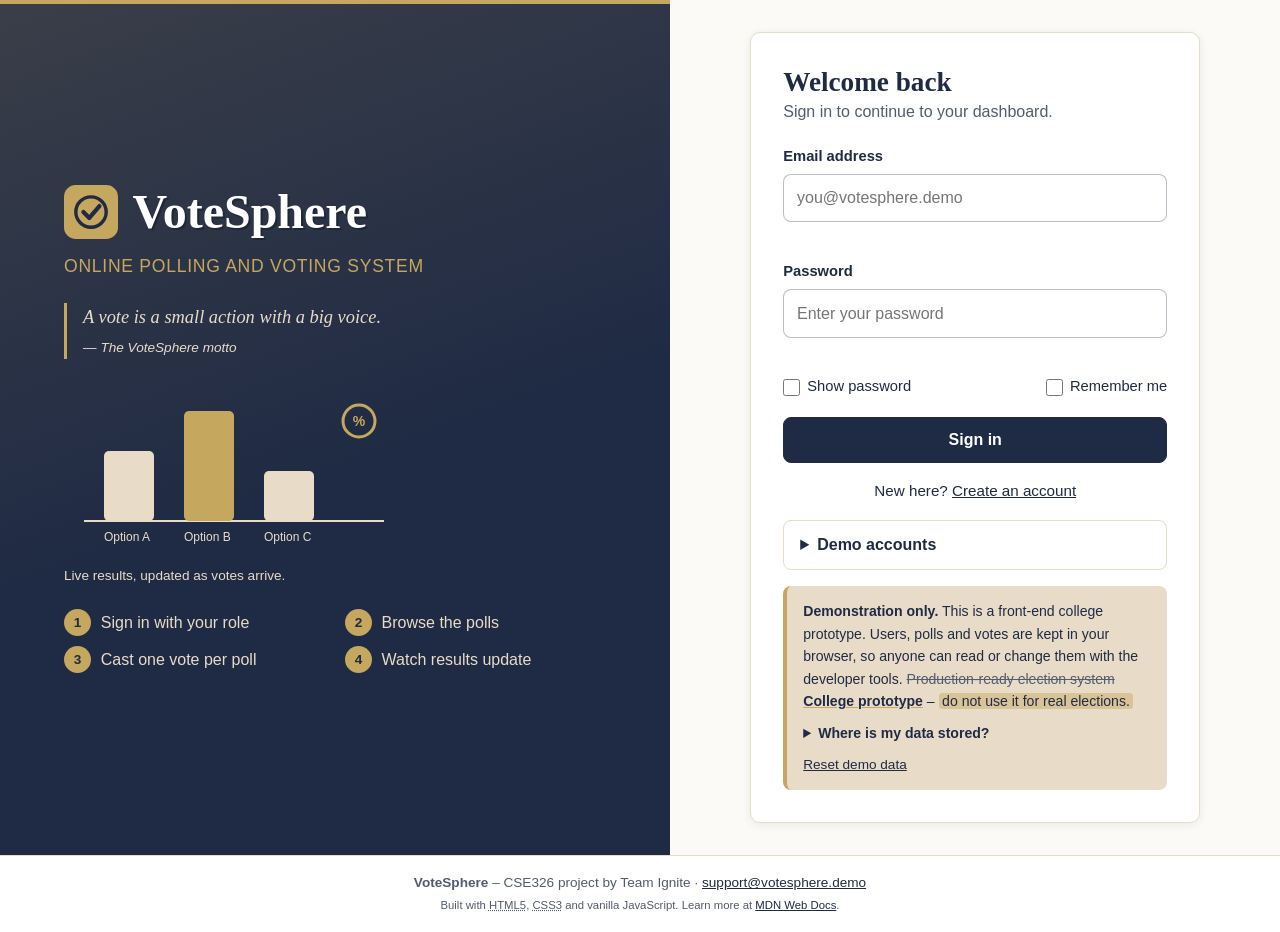
<file: index.html>
<!DOCTYPE html>
<html lang="en">
<head>
  <!-- Metadata: not shown on the page, but used by the browser and search engines -->
  <meta charset="UTF-8">
  <meta name="viewport" content="width=device-width, initial-scale=1.0">
  <meta name="description" content="Sign in to VoteSphere, a role-based online polling and voting system (college prototype).">
  <meta name="keywords" content="VoteSphere, online polling, voting system, login, HTML, CSS, JavaScript">
  <meta name="author" content="Team Ignite - CSE326">
  <title>Sign in | VoteSphere</title>
  <!-- Favicon: small icon shown in the browser tab -->
  <link rel="icon" type="image/svg+xml" href="assets/favicon.svg">
  <!-- External CSS file for this page -->
  <link rel="stylesheet" href="login.css">
</head>
<body class="login-body">
  <a class="skip-link" href="#loginMain">Skip to sign-in form</a>

  <main class="login-layout">

    <!-- ===== Left: introduction panel ===== -->
    <section class="login-hero" aria-label="About VoteSphere">
      <div class="hero-brand">
        <!-- Inline SVG logo made with rect, circle and polyline shapes -->
        <svg width="54" height="54" viewBox="0 0 64 64" role="img" aria-label="VoteSphere logo">
          <rect width="64" height="64" rx="14" fill="#C6A75E"/>
          <circle cx="32" cy="32" r="18" fill="none" stroke="#1F2A44" stroke-width="4"/>
          <polyline points="23,32 30,39 42,25" fill="none" stroke="#1F2A44" stroke-width="5" stroke-linecap="round" stroke-linejoin="round"/>
        </svg>
        <h1>VoteSphere</h1>
      </div>
      <p class="hero-tag">Online Polling and Voting System</p>

      <blockquote cite="https://www.example.edu/votesphere">
        <p>A vote is a small action with a <em>big</em> voice.</p>
        <footer>&mdash; <cite>The VoteSphere motto</cite></footer>
      </blockquote>

      <!-- Illustration: SVG rect, line, circle and text elements -->
      <figure class="hero-figure">
        <svg viewBox="0 0 340 170" role="img" aria-label="Small bar chart showing poll results">
          <line x1="20" y1="140" x2="320" y2="140" stroke="#E8DCC8" stroke-width="2"/>
          <rect x="40" y="70" width="50" height="70" rx="5" fill="#E8DCC8"/>
          <rect x="120" y="30" width="50" height="110" rx="5" fill="#C6A75E"/>
          <rect x="200" y="90" width="50" height="50" rx="5" fill="#E8DCC8"/>
          <circle cx="295" cy="40" r="16" fill="none" stroke="#C6A75E" stroke-width="3"/>
          <text x="40" y="160" fill="#E8DCC8" font-size="12">Option A</text>
          <text x="120" y="160" fill="#E8DCC8" font-size="12">Option B</text>
          <text x="200" y="160" fill="#E8DCC8" font-size="12">Option C</text>
          <text x="295" y="45" text-anchor="middle" fill="#C6A75E" font-size="14" font-weight="bold">%</text>
        </svg>
        <figcaption>Live results, updated as votes arrive.</figcaption>
      </figure>

      <ol class="hero-steps">
        <li>Sign in with your role</li>
        <li>Browse the polls</li>
        <li>Cast one vote per poll</li>
        <li>Watch results update</li>
      </ol>
    </section>

    <!-- ===== Right: sign-in card ===== -->
    <section class="login-panel" id="loginMain">
      <article class="card login-card">
        <header>
          <h2 id="formHeading">Welcome back</h2>
          <p id="formIntro">Sign in to continue to your dashboard.</p>
        </header>

        <p class="notice notice-success" id="formSuccess" role="status" hidden></p>

        <!-- LOGIN FORM -->
        <form id="loginForm" novalidate>
          <p class="notice notice-error" id="formError" role="alert" hidden></p>

          <div class="field">
            <label for="email">Email address</label>
            <input type="email" id="email" name="email" placeholder="you@votesphere.demo" autocomplete="username">
            <span class="error-text" id="emailError"></span>
          </div>

          <div class="field">
            <label for="password">Password</label>
            <input type="password" id="password" name="password" placeholder="Enter your password" autocomplete="current-password">
            <span class="error-text" id="passwordError"></span>
          </div>

          <div class="row-between">
            <label class="check"><input type="checkbox" id="showPassword"> Show password</label>
            <label class="check"><input type="checkbox" id="remember"> Remember me</label>
          </div>

          <button class="btn btn-primary btn-block" type="submit">Sign in</button>
        </form>

        <!-- REGISTER FORM (hidden until "Create an account" is clicked) -->
        <form id="registerForm" novalidate hidden>
          <div class="field">
            <label for="regName">Full name</label>
            <input type="text" id="regName" autocomplete="name">
            <span class="error-text" id="regNameError"></span>
          </div>
          <div class="field">
            <label for="regEmail">Email address</label>
            <input type="email" id="regEmail" autocomplete="email">
            <span class="error-text" id="regEmailError"></span>
          </div>
          <div class="field">
            <label for="regPassword">Password</label>
            <input type="password" id="regPassword" autocomplete="new-password">
            <span class="error-text" id="regPasswordError"></span>
          </div>
          <div class="field">
            <label for="regConfirm">Confirm password</label>
            <input type="password" id="regConfirm" autocomplete="new-password">
            <span class="error-text" id="regConfirmError"></span>
          </div>
          <div class="row-between">
            <label class="check"><input type="checkbox" id="showRegPassword"> Show passwords</label>
          </div>
          <button class="btn btn-primary btn-block" type="submit">Create account</button>
        </form>

        <p class="switch-text" id="switchText">New here? <a href="#registerForm" id="showRegister">Create an account</a></p>
        <p class="switch-text" id="backText" hidden><a href="#loginForm" id="backToLogin">&larr; Back to sign in</a></p>

        <!-- Demo accounts (a table with caption, thead and tbody) -->
        <details class="demo-details">
          <summary>Demo accounts</summary>
          <table class="demo-table">
            <caption>Password for all accounts: <code>demo123</code></caption>
            <thead>
              <tr><th>Role</th><th>Email</th><th>Fill</th></tr>
            </thead>
            <tbody>
              <tr>
                <td>Admin</td>
                <td>admin@votesphere.demo</td>
                <td><button class="fill-btn" type="button" data-email="admin@votesphere.demo">Use</button></td>
              </tr>
              <tr>
                <td>Poll Creator</td>
                <td>creator@votesphere.demo</td>
                <td><button class="fill-btn" type="button" data-email="creator@votesphere.demo">Use</button></td>
              </tr>
              <tr>
                <td>Voter</td>
                <td>voter@votesphere.demo</td>
                <td><button class="fill-btn" type="button" data-email="voter@votesphere.demo">Use</button></td>
              </tr>
            </tbody>
          </table>
        </details>

        <!-- Security explanation -->
        <aside class="security-note" aria-label="Security notice">
          <p><strong>Demonstration only.</strong> This is a front-end college prototype.
            Users, polls and votes are kept in your browser, so anyone can read or change them with the developer tools.
            <del>Production-ready election system</del> <ins>College prototype</ins> &ndash;
            <mark>do not use it for real elections.</mark></p>
          <details>
            <summary>Where is my data stored?</summary>
<pre><code>users, polls, votes  -> localStorage
login session        -> sessionStorage
remembered email     -> localStorage</code></pre>
            <p><small>Real systems need a server, a database and hashed passwords.</small></p>
          </details>
          <button class="reset-link" type="button" id="resetDemo">Reset demo data</button>
        </aside>
      </article>
    </section>
  </main>

  <footer class="login-footer">
    <address>
      <strong>VoteSphere</strong> &ndash; CSE326 project by Team Ignite &middot;
      <a href="mailto:support@votesphere.demo" title="Send us an email">support@votesphere.demo</a>
    </address>
    <small>Built with <abbr title="HyperText Markup Language">HTML5</abbr>,
      <abbr title="Cascading Style Sheets">CSS3</abbr> and vanilla JavaScript.
      Learn more at <a href="https://developer.mozilla.org/en-US/docs/Web/HTML" target="_blank" rel="noopener" title="Opens in a new tab">MDN Web Docs</a>.</small>
  </footer>

  <script src="js/common.js"></script>
  <script src="js/auth.js"></script>
</body>
</html>
</file>
<file: login.css>
/* ==========================================================================
   BASE STYLES  (variables, reset, buttons, forms, badges, toast)
   This block appears at the top of every page's own CSS file so that each
   page stays independent. Page-specific styles come after it.

   COLOUR PALETTE
   Navy #1F2A44  |  Warm Beige #E8DCC8  |  Soft Gold #C6A75E
   White #FFFFFF |  Light background #FBFAF7
   ========================================================================== */

/* 1. CSS variables (custom properties) - change a colour once, it updates everywhere */
:root {
  --navy: #1F2A44;
  --beige: #E8DCC8;
  --gold: #C6A75E;
  --white: #FFFFFF;
  --light: #FBFAF7;
  --muted: hsl(222, 15%, 38%);           /* colour written in HSL */
  --danger: rgb(166, 61, 61);            /* colour written in RGB */
  --line: rgba(31, 42, 68, 0.3);         /* input borders */
  --radius: 10px;
  --shadow: 0 2px 8px rgba(31, 42, 68, 0.08);
  --shadow-hover: 0 8px 20px rgba(31, 42, 68, 0.15);
}

/* 2. Reset - universal selector (*) */
* {
  margin: 0;
  padding: 0;
  box-sizing: border-box;      /* padding and border are included in width/height */
}

/* Attribute selector: anything with the "hidden" attribute stays hidden */
[hidden] {
  display: none !important;
}

html {
  scroll-behavior: smooth;
}

body {
  font-family: "Segoe UI", Arial, sans-serif;
  font-size: 1rem;                       /* rem unit */
  line-height: 1.6;
  color: var(--navy);
  background-color: var(--light);
}

/* Grouping selector: one rule for several elements */
h1, h2, h3, h4 {
  font-family: Georgia, "Times New Roman", serif;
  line-height: 1.25;
}

a {
  color: var(--navy);
}

a:hover {
  text-decoration-color: var(--gold);
  text-decoration-thickness: 2px;
}

a:focus-visible,
button:focus-visible,
summary:focus-visible {
  outline: 3px solid var(--gold);
  outline-offset: 2px;
}

mark {
  padding: 0 0.25em;
  border-radius: 3px;
  background-color: rgba(198, 167, 94, 0.45);   /* soft gold highlight instead of bright yellow */
  color: var(--navy);
}

code {
  font-family: Consolas, "Courier New", monospace;
  font-size: 0.9em;
  background-color: var(--beige);
  padding: 0.1em 0.4em;
  border-radius: 4px;
}

pre {
  background-color: var(--navy);
  color: var(--beige);
  padding: 0.8rem 1rem;
  border-radius: 8px;
  overflow-x: auto;
  font-size: 0.85rem;
}

pre code {
  background: none;
  padding: 0;
}

/* 3. Buttons (.btn is a class, used together with modifier classes) */
.btn {
  display: inline-flex;
  align-items: center;
  justify-content: center;
  gap: 0.4rem;
  padding: 0.6rem 1.15rem;
  border: 1px solid var(--navy);
  border-radius: 8px;
  background-color: var(--white);
  color: var(--navy);
  font: inherit;
  font-weight: 600;
  text-decoration: none;
  cursor: pointer;
  transition: background-color 0.2s, color 0.2s, transform 0.15s;
}

.btn:hover {
  background-color: var(--beige);
  transform: translateY(-1px);
}

.btn:active {
  transform: translateY(0);
}

.btn-primary {
  background-color: var(--navy);
  color: var(--white);
}

.btn-primary:hover {
  background-color: var(--gold);
  border-color: var(--gold);
  color: var(--navy);
}

.btn-danger {
  color: var(--danger);
  border-color: var(--danger);
}

.btn-danger:hover {
  background-color: var(--danger);
  color: var(--white);
}

.btn-sm {
  padding: 0.35rem 0.8rem;
  font-size: 0.875rem;
}

.btn-block {
  width: 100%;
}

.btn:disabled,
.btn:disabled:hover {
  opacity: 0.5;
  cursor: not-allowed;
  transform: none;
  background-color: var(--light);
  color: var(--navy);
  border-color: var(--line);
}

/* 4. Forms */
.field {
  display: flex;
  flex-direction: column;
  gap: 0.35rem;
  margin-bottom: 1rem;
}

label,
legend {
  font-weight: 600;
  font-size: 0.92rem;
}

input[type="text"],
input[type="email"],
input[type="password"],
input[type="search"],
input[type="date"],
select,
textarea {
  width: 100%;
  padding: 0.65rem 0.8rem;
  border: 1.5px solid var(--line);
  border-radius: 8px;
  background-color: var(--white);
  color: var(--navy);
  font: inherit;
  transition: border-color 0.2s, box-shadow 0.2s;
}

textarea {
  resize: vertical;
  min-height: 90px;
}

input:focus,
select:focus,
textarea:focus {
  outline: none;
  border-color: var(--gold);
  box-shadow: 0 0 0 3px rgba(198, 167, 94, 0.35);
}

input.invalid,
select.invalid,
textarea.invalid {
  border-color: var(--danger);
}

input[type="checkbox"],
input[type="radio"] {
  width: 1.05rem;
  height: 1.05rem;
  accent-color: var(--navy);
}

.check {
  display: flex;
  align-items: center;
  gap: 0.45rem;
  font-weight: 400;
  cursor: pointer;
}

.error-text {
  color: var(--danger);
  font-size: 0.85rem;
  min-height: 1.2em;
}

.hint {
  color: var(--muted);
  font-size: 0.85rem;
}

/* 5. Notices, badges, cards */
.notice {
  padding: 0.75rem 1rem;
  margin-bottom: 1rem;
  border-left: 4px solid var(--gold);
  border-radius: 8px;
  background-color: var(--beige);
}

.notice-error {
  border-left-color: var(--danger);
  background-color: rgba(166, 61, 61, 0.1);
}

.notice-success {
  border-left-color: var(--navy);
  background-color: rgba(198, 167, 94, 0.25);
}

.badge {
  display: inline-block;
  padding: 0.1rem 0.65rem;
  border-radius: 999px;
  font-size: 0.75rem;
  font-weight: 700;
  letter-spacing: 0.04em;
  text-transform: uppercase;
  white-space: nowrap;
}

.badge-active {
  background-color: var(--navy);
  color: var(--white);
}

.badge-upcoming {
  background-color: var(--gold);
  color: var(--navy);
}

.badge-closed {
  background-color: var(--beige);
  color: var(--navy);
}

.card {
  background-color: var(--white);
  border: 1px solid var(--beige);
  border-radius: var(--radius);
  box-shadow: var(--shadow);
  padding: 1.25rem;
}

/* 6. Toast messages (created by showToast() in common.js) */
#toastBox {
  position: fixed;
  top: 1rem;
  right: 1rem;
  z-index: 1000;
  display: flex;
  flex-direction: column;
  gap: 0.5rem;
  max-width: calc(100vw - 2rem);
}

.toast {
  padding: 0.75rem 1.1rem;
  border-left: 4px solid var(--gold);
  border-radius: 8px;
  background-color: var(--navy);
  color: var(--white);
  box-shadow: var(--shadow-hover);
  animation: toastIn 0.3s ease;
}

.toast-error {
  border-left-color: var(--danger);
}

@keyframes toastIn {
  from { opacity: 0; transform: translateX(20px); }
  to   { opacity: 1; transform: translateX(0); }
}

/* Respect visitors who prefer less motion */
@media (prefers-reduced-motion: reduce) {
  * {
    animation: none !important;
    transition: none !important;
  }
}

/* ==========================================================================
   LOGIN PAGE  (index.html)
   Two-column layout with CSS Grid: navy intro panel + white sign-in card.
   ========================================================================== */

body.login-body {
  min-height: 100vh;                         /* vh unit: full browser height */
  display: flex;
  flex-direction: column;
}

.skip-link {
  position: absolute;
  left: -999px;
  top: 0;
  z-index: 50;
  padding: 0.5rem 1rem;
  background-color: var(--gold);
  color: var(--navy);
}

.skip-link:focus {
  left: 0;
}

.login-layout {
  flex: 1;
  display: grid;
  grid-template-columns: 1.1fr 1fr;
}

/* ----- Left: navy intro panel ----- */
.login-hero {
  position: relative;
  display: flex;
  flex-direction: column;
  justify-content: center;
  gap: 1.4rem;
  padding: 3rem clamp(1.5rem, 5vw, 4.5rem);
  background-color: var(--navy);
  background-image: linear-gradient(160deg, rgba(198, 167, 94, 0.16), rgba(31, 42, 68, 0) 55%);
  color: var(--white);
}

.login-hero::before {                         /* thin gold line at the top */
  content: "";
  position: absolute;
  top: 0;
  left: 0;
  width: 100%;
  height: 4px;
  background-color: var(--gold);
}

.hero-brand {
  display: flex;
  align-items: center;
  gap: 0.9rem;
}

.hero-brand h1 {
  font-size: clamp(2rem, 4vw, 3rem);          /* vw unit: grows with the window */
  text-shadow: 2px 2px 0 rgba(0, 0, 0, 0.25);
}

.hero-tag {
  margin-top: -0.8rem;
  color: var(--gold);
  font-size: 1.1rem;
  letter-spacing: 0.04em;
  text-transform: uppercase;
}

.login-hero blockquote {
  padding-left: 1rem;
  border-left: 3px solid var(--gold);
  color: var(--beige);
  font-family: Georgia, serif;
  font-size: 1.15rem;
  font-style: italic;
}

.login-hero blockquote footer {
  margin-top: 0.3rem;
  font-family: "Segoe UI", Arial, sans-serif;
  font-size: 0.85rem;
  font-style: normal;
}

.hero-figure svg {
  width: 100%;
  max-width: 340px;
  height: auto;
}

.hero-figure figcaption {
  margin-top: 0.4rem;
  color: var(--beige);
  font-size: 0.85rem;
}

/* Numbered steps drawn with a counter and the ::before pseudo-element */
.hero-steps {
  list-style: none;
  counter-reset: step;
  display: grid;
  grid-template-columns: repeat(2, 1fr);
  gap: 0.6rem 1.2rem;
  color: var(--beige);
}

.hero-steps li {
  display: flex;
  align-items: center;
  gap: 0.6rem;
  counter-increment: step;
}

.hero-steps li::before {
  content: counter(step);
  flex: none;
  display: flex;
  align-items: center;
  justify-content: center;
  width: 1.7rem;
  height: 1.7rem;
  border-radius: 50%;
  background-color: var(--gold);
  color: var(--navy);
  font-weight: 700;
  font-size: 0.85rem;
}

/* ----- Right: sign-in card ----- */
.login-panel {
  display: flex;
  align-items: center;
  justify-content: center;
  padding: 2rem 1rem;
}

.login-card {
  width: 100%;
  max-width: 450px;
  padding: 2rem;
}

.login-card header {
  margin-bottom: 1.25rem;
}

.login-card h2 {
  font-size: 1.7rem;
}

.login-card header p {
  color: var(--muted);
}

.row-between {
  display: flex;
  flex-wrap: wrap;
  justify-content: space-between;
  gap: 0.5rem;
  margin-bottom: 1.1rem;
}

.switch-text {
  margin: 1rem 0;
  text-align: center;
  font-size: 0.95rem;
}

/* Demo accounts + security note */
.demo-details {
  margin-bottom: 1rem;
  border: 1px solid var(--beige);
  border-radius: 8px;
  padding: 0.7rem 1rem;
}

.demo-details summary {
  cursor: pointer;
  font-weight: 600;
}

.demo-details[open] summary {
  margin-bottom: 0.7rem;
}

.demo-table {
  font-size: 0.85rem;
}

.demo-table caption {
  font-size: 0.85rem;
}

.demo-table th,
.demo-table td {
  padding: 0.4rem 0.5rem;
}

.demo-table tbody tr:first-child td {
  border-top: 1px solid var(--beige);
}

.fill-btn {
  padding: 0.2rem 0.6rem;
  border: 1px solid var(--navy);
  border-radius: 6px;
  background-color: var(--white);
  color: var(--navy);
  font: inherit;
  font-size: 0.8rem;
  cursor: pointer;
  transition: background-color 0.2s;
}

.fill-btn:hover {
  background-color: var(--gold);
}

.fill-btn:focus-visible {
  outline: 3px solid var(--gold);
  outline-offset: 2px;
}

.security-note {
  padding: 0.9rem 1rem;
  border-left: 4px solid var(--gold);
  border-radius: 8px;
  background-color: var(--beige);
  font-size: 0.88rem;
}

.security-note del {
  color: var(--muted);
}

.security-note ins {
  font-weight: 700;
  text-decoration-color: var(--gold);
}

.security-note details {
  margin-top: 0.6rem;
}

.security-note summary {
  cursor: pointer;
  font-weight: 600;
}

.security-note pre {
  margin: 0.5rem 0;
}

.reset-link {
  margin-top: 0.6rem;
  padding: 0;
  border: none;
  background: none;
  color: var(--navy);
  font: inherit;
  font-size: 0.85rem;
  text-decoration: underline;
  cursor: pointer;
}

.reset-link:hover {
  color: var(--muted);
}

.login-footer {
  padding: 1rem;
  border-top: 1px solid var(--beige);
  background-color: var(--white);
  color: var(--muted);
  font-size: 0.85rem;
  text-align: center;
}

.login-footer address {
  font-style: normal;
}

/* ----- Responsive ----- */
@media (max-width: 850px) {
  .login-layout {
    grid-template-columns: 1fr;
  }

  .login-hero {
    padding: 2rem 1.5rem;
  }

  .hero-figure {
    display: none;
  }
}

@media (max-width: 480px) {
  .login-card {
    padding: 1.25rem;
  }

  .hero-steps {
    grid-template-columns: 1fr;
  }
}
</file>
<file: create-poll.css>
/* ==========================================================================
   BASE STYLES  (variables, reset, buttons, forms, badges, toast)
   This block appears at the top of every page's own CSS file so that each
   page stays independent. Page-specific styles come after it.

   COLOUR PALETTE
   Navy #1F2A44  |  Warm Beige #E8DCC8  |  Soft Gold #C6A75E
   White #FFFFFF |  Light background #FBFAF7
   ========================================================================== */

/* 1. CSS variables (custom properties) - change a colour once, it updates everywhere */
:root {
  --navy: #1F2A44;
  --beige: #E8DCC8;
  --gold: #C6A75E;
  --white: #FFFFFF;
  --light: #FBFAF7;
  --muted: hsl(222, 15%, 38%);           /* colour written in HSL */
  --danger: rgb(166, 61, 61);            /* colour written in RGB */
  --line: rgba(31, 42, 68, 0.3);         /* input borders */
  --radius: 10px;
  --shadow: 0 2px 8px rgba(31, 42, 68, 0.08);
  --shadow-hover: 0 8px 20px rgba(31, 42, 68, 0.15);
}

/* 2. Reset - universal selector (*) */
* {
  margin: 0;
  padding: 0;
  box-sizing: border-box;      /* padding and border are included in width/height */
}

/* Attribute selector: anything with the "hidden" attribute stays hidden */
[hidden] {
  display: none !important;
}

html {
  scroll-behavior: smooth;
}

body {
  font-family: "Segoe UI", Arial, sans-serif;
  font-size: 1rem;                       /* rem unit */
  line-height: 1.6;
  color: var(--navy);
  background-color: var(--light);
}

/* Grouping selector: one rule for several elements */
h1, h2, h3, h4 {
  font-family: Georgia, "Times New Roman", serif;
  line-height: 1.25;
}

a {
  color: var(--navy);
}

a:hover {
  text-decoration-color: var(--gold);
  text-decoration-thickness: 2px;
}

a:focus-visible,
button:focus-visible,
summary:focus-visible {
  outline: 3px solid var(--gold);
  outline-offset: 2px;
}

mark {
  padding: 0 0.25em;
  border-radius: 3px;
  background-color: rgba(198, 167, 94, 0.45);   /* soft gold highlight instead of bright yellow */
  color: var(--navy);
}

code {
  font-family: Consolas, "Courier New", monospace;
  font-size: 0.9em;
  background-color: var(--beige);
  padding: 0.1em 0.4em;
  border-radius: 4px;
}

pre {
  background-color: var(--navy);
  color: var(--beige);
  padding: 0.8rem 1rem;
  border-radius: 8px;
  overflow-x: auto;
  font-size: 0.85rem;
}

pre code {
  background: none;
  padding: 0;
}

/* 3. Buttons (.btn is a class, used together with modifier classes) */
.btn {
  display: inline-flex;
  align-items: center;
  justify-content: center;
  gap: 0.4rem;
  padding: 0.6rem 1.15rem;
  border: 1px solid var(--navy);
  border-radius: 8px;
  background-color: var(--white);
  color: var(--navy);
  font: inherit;
  font-weight: 600;
  text-decoration: none;
  cursor: pointer;
  transition: background-color 0.2s, color 0.2s, transform 0.15s;
}

.btn:hover {
  background-color: var(--beige);
  transform: translateY(-1px);
}

.btn:active {
  transform: translateY(0);
}

.btn-primary {
  background-color: var(--navy);
  color: var(--white);
}

.btn-primary:hover {
  background-color: var(--gold);
  border-color: var(--gold);
  color: var(--navy);
}

.btn-danger {
  color: var(--danger);
  border-color: var(--danger);
}

.btn-danger:hover {
  background-color: var(--danger);
  color: var(--white);
}

.btn-sm {
  padding: 0.35rem 0.8rem;
  font-size: 0.875rem;
}

.btn-block {
  width: 100%;
}

.btn:disabled,
.btn:disabled:hover {
  opacity: 0.5;
  cursor: not-allowed;
  transform: none;
  background-color: var(--light);
  color: var(--navy);
  border-color: var(--line);
}

/* 4. Forms */
.field {
  display: flex;
  flex-direction: column;
  gap: 0.35rem;
  margin-bottom: 1rem;
}

label,
legend {
  font-weight: 600;
  font-size: 0.92rem;
}

input[type="text"],
input[type="email"],
input[type="password"],
input[type="search"],
input[type="date"],
select,
textarea {
  width: 100%;
  padding: 0.65rem 0.8rem;
  border: 1.5px solid var(--line);
  border-radius: 8px;
  background-color: var(--white);
  color: var(--navy);
  font: inherit;
  transition: border-color 0.2s, box-shadow 0.2s;
}

textarea {
  resize: vertical;
  min-height: 90px;
}

input:focus,
select:focus,
textarea:focus {
  outline: none;
  border-color: var(--gold);
  box-shadow: 0 0 0 3px rgba(198, 167, 94, 0.35);
}

input.invalid,
select.invalid,
textarea.invalid {
  border-color: var(--danger);
}

input[type="checkbox"],
input[type="radio"] {
  width: 1.05rem;
  height: 1.05rem;
  accent-color: var(--navy);
}

.check {
  display: flex;
  align-items: center;
  gap: 0.45rem;
  font-weight: 400;
  cursor: pointer;
}

.error-text {
  color: var(--danger);
  font-size: 0.85rem;
  min-height: 1.2em;
}

.hint {
  color: var(--muted);
  font-size: 0.85rem;
}

/* 5. Notices, badges, cards */
.notice {
  padding: 0.75rem 1rem;
  margin-bottom: 1rem;
  border-left: 4px solid var(--gold);
  border-radius: 8px;
  background-color: var(--beige);
}

.notice-error {
  border-left-color: var(--danger);
  background-color: rgba(166, 61, 61, 0.1);
}

.notice-success {
  border-left-color: var(--navy);
  background-color: rgba(198, 167, 94, 0.25);
}

.badge {
  display: inline-block;
  padding: 0.1rem 0.65rem;
  border-radius: 999px;
  font-size: 0.75rem;
  font-weight: 700;
  letter-spacing: 0.04em;
  text-transform: uppercase;
  white-space: nowrap;
}

.badge-active {
  background-color: var(--navy);
  color: var(--white);
}

.badge-upcoming {
  background-color: var(--gold);
  color: var(--navy);
}

.badge-closed {
  background-color: var(--beige);
  color: var(--navy);
}

.card {
  background-color: var(--white);
  border: 1px solid var(--beige);
  border-radius: var(--radius);
  box-shadow: var(--shadow);
  padding: 1.25rem;
}

/* 6. Toast messages (created by showToast() in common.js) */
#toastBox {
  position: fixed;
  top: 1rem;
  right: 1rem;
  z-index: 1000;
  display: flex;
  flex-direction: column;
  gap: 0.5rem;
  max-width: calc(100vw - 2rem);
}

.toast {
  padding: 0.75rem 1.1rem;
  border-left: 4px solid var(--gold);
  border-radius: 8px;
  background-color: var(--navy);
  color: var(--white);
  box-shadow: var(--shadow-hover);
  animation: toastIn 0.3s ease;
}

.toast-error {
  border-left-color: var(--danger);
}

@keyframes toastIn {
  from { opacity: 0; transform: translateX(20px); }
  to   { opacity: 1; transform: translateX(0); }
}

/* Respect visitors who prefer less motion */
@media (prefers-reduced-motion: reduce) {
  * {
    animation: none !important;
    transition: none !important;
  }
}

/* ==========================================================================
   APP LAYOUT  (sidebar, top bar, content area, footer, tables)
   Shared by every page after login. Uses CSS Grid for the page frame and
   Flexbox inside the sidebar and top bar.
   ========================================================================== */

:root {
  --sidebar-width: 245px;
}

/* Page frame: sidebar on the left, top bar + content + footer on the right */
body.app {
  display: grid;
  grid-template-columns: var(--sidebar-width) 1fr;
  grid-template-rows: auto 1fr auto;
  grid-template-areas:
    "side top"
    "side main"
    "side foot";
  min-height: 100vh;
}

.skip-link {
  position: absolute;
  left: -999px;
  top: 0;
  z-index: 2000;
  padding: 0.5rem 1rem;
  background-color: var(--gold);
  color: var(--navy);
}

.skip-link:focus {
  left: 0;
}

/* ----- Sidebar (navy) ----- */
.sidebar {
  grid-area: side;
  position: sticky;                 /* stays in view while the page scrolls */
  top: 0;
  height: 100vh;
  z-index: 20;
  display: flex;
  flex-direction: column;
  padding: 1.25rem 0;
  background-color: var(--navy);
  color: var(--white);
  overflow-y: auto;
}

.brand {
  display: flex;
  align-items: center;
  gap: 0.65rem;
  padding: 0 1.25rem 1.25rem;
  border-bottom: 1px solid rgba(232, 220, 200, 0.2);
  color: var(--white);
  font-family: Georgia, "Times New Roman", serif;
  font-size: 1.4rem;
  font-weight: 700;
  text-decoration: none;
}

.brand:hover {
  color: var(--gold);
}

.sidebar nav {
  flex: 1;
  padding: 1rem 0.75rem;
}

.sidebar ul {
  list-style: none;
}

.sidebar li + li {
  margin-top: 0.2rem;
}

.sidebar nav a {
  display: block;
  padding: 0.65rem 1rem;
  border-left: 3px solid transparent;
  border-radius: 8px;
  color: var(--beige);
  text-decoration: none;
  transition: background-color 0.2s, color 0.2s;
}

.sidebar nav a:hover,
.sidebar nav a:focus {
  background-color: rgba(232, 220, 200, 0.12);
  color: var(--white);
}

.sidebar nav a.active {
  border-left-color: var(--gold);
  background-color: rgba(198, 167, 94, 0.18);
  color: var(--gold);
}

.sidebar-note {
  padding: 0 1.25rem;
  color: var(--beige);
  opacity: 0.75;
}

/* ----- Top bar ----- */
.topbar {
  grid-area: top;
  position: sticky;
  top: 0;
  z-index: 10;
  display: flex;
  align-items: center;
  gap: 1rem;
  padding: 0.8rem 1.75rem;
  background-color: var(--white);
  border-bottom: 1px solid var(--beige);
}

.menu-btn {
  display: none;                    /* only shown on small screens */
  padding: 0.3rem 0.7rem;
  border: 1px solid var(--navy);
  border-radius: 8px;
  background-color: var(--white);
  color: var(--navy);
  font-size: 1.2rem;
  cursor: pointer;
}

.crumb {
  font-weight: 600;
  color: var(--muted);
}

.topbar-user {
  display: flex;
  align-items: center;
  gap: 0.6rem;
  margin-left: auto;
}

#userName {
  font-weight: 600;
}

.role-badge {
  padding: 0.15rem 0.7rem;
  border-radius: 999px;
  background-color: var(--beige);
  font-size: 0.8rem;
  font-weight: 700;
}

/* ----- Content + footer ----- */
.content {
  grid-area: main;
  width: 100%;
  min-width: 0;                     /* lets wide tables scroll instead of stretching the page */
  max-width: 1200px;
  padding: 1.75rem;
}

.footer {
  grid-area: foot;
  padding: 1rem 1.75rem;
  border-top: 1px solid var(--beige);
  background-color: var(--white);
  color: var(--muted);
  font-size: 0.85rem;
}

.footer address {
  font-style: normal;               /* browsers show address in italics by default */
}

.page-header {
  display: flex;
  flex-wrap: wrap;
  align-items: flex-end;
  justify-content: space-between;
  gap: 1rem;
  margin-bottom: 1.5rem;
}

.page-header h1 {
  font-size: 1.8rem;
}

.page-header p {
  color: var(--muted);
}

.empty {
  padding: 2rem;
  text-align: center;
  color: var(--muted);
}

/* ----- Tables ----- */
.table-wrap {
  overflow-x: auto;
}

table {
  width: 100%;
  border-collapse: collapse;
}

caption {
  padding-bottom: 0.75rem;
  text-align: left;
  font-weight: 600;
  color: var(--muted);
}

th,
td {
  padding: 0.7rem 0.9rem;
  border-bottom: 1px solid var(--beige);
  text-align: left;
}

thead th {
  background-color: var(--navy);
  color: var(--white);
  font-size: 0.8rem;
  letter-spacing: 0.05em;
  text-transform: uppercase;
}

thead th[colspan] {
  text-align: center;
}

tbody tr:nth-child(even) {
  background-color: var(--light);
}

tbody tr:hover {
  background-color: rgba(232, 220, 200, 0.45);
}

tfoot td {
  background-color: var(--beige);
  font-weight: 600;
}

/* ----- Small screens: sidebar slides in from the left ----- */
@media (max-width: 900px) {
  body.app {
    grid-template-columns: 1fr;
    grid-template-areas:
      "top"
      "main"
      "foot";
  }

  .sidebar {
    position: fixed;
    left: 0;
    top: 0;
    bottom: 0;
    width: var(--sidebar-width);
    transform: translateX(-100%);
    transition: transform 0.25s ease;
  }

  .sidebar.open {
    transform: translateX(0);
  }

  .menu-btn {
    display: inline-block;
  }
}

@media (max-width: 600px) {
  .topbar,
  .content,
  .footer {
    padding-left: 1rem;
    padding-right: 1rem;
  }

  #userName {
    display: none;
  }
}

/* ==========================================================================
   CREATE / EDIT POLL PAGE  (create-poll.html)
   ========================================================================== */

.form-layout {
  display: grid;
  grid-template-columns: 2fr 1fr;
  gap: 1.25rem;
  align-items: start;
}

.two-col {
  display: grid;
  grid-template-columns: 1fr 1fr;
  gap: 1rem;
}

fieldset {
  margin-bottom: 1rem;
  padding: 1rem;
  border: 1px solid var(--beige);
  border-radius: 8px;
}

legend {
  padding: 0 0.4rem;
}

/* Dynamic option rows - numbered with a CSS counter */
.options-list {
  display: flex;
  flex-direction: column;
  gap: 0.6rem;
  margin-bottom: 0.6rem;
  list-style: none;
  counter-reset: opt;
}

.option-row {
  display: flex;
  align-items: center;
  gap: 0.6rem;
  counter-increment: opt;
}

.option-row::before {
  content: counter(opt);
  flex: none;
  display: flex;
  align-items: center;
  justify-content: center;
  width: 1.9rem;
  height: 1.9rem;
  border-radius: 50%;
  background-color: var(--beige);
  font-size: 0.85rem;
  font-weight: 700;
}

.option-row input {
  flex: 1;
}

.visibility label {
  display: flex;
  align-items: flex-start;
  gap: 0.6rem;
  padding: 0.6rem 0.7rem;
  border-radius: 8px;
  font-weight: 400;
  cursor: pointer;
}

.visibility label:hover {
  background-color: var(--light);
}

.visibility strong {
  display: block;
}

.form-actions {
  display: flex;
  flex-wrap: wrap;
  gap: 0.75rem;
  margin-top: 1rem;
}

.success-box {
  margin-bottom: 1rem;
  padding: 1rem 1.25rem;
  border: 1px solid var(--gold);
  border-left-width: 6px;
  border-radius: var(--radius);
  background-color: rgba(198, 167, 94, 0.2);
}

.success-box h2 {
  margin-bottom: 0.3rem;
  font-size: 1.2rem;
}

.success-box .form-actions {
  margin-top: 0.7rem;
}

/* Side tips card */
.tips h2 {
  margin-bottom: 0.7rem;
  font-size: 1.15rem;
}

.tips ul {
  padding-left: 1.2rem;
}

.tips li {
  margin-bottom: 0.5rem;
}

.tips p {
  margin-top: 0.8rem;
  color: var(--muted);
  font-size: 0.9rem;
}

@media (max-width: 1000px) {
  .form-layout {
    grid-template-columns: 1fr;
  }
}

@media (max-width: 600px) {
  .two-col {
    grid-template-columns: 1fr;
  }
}
</file>
<file: dashboard.css>
/* ==========================================================================
   BASE STYLES  (variables, reset, buttons, forms, badges, toast)
   This block appears at the top of every page's own CSS file so that each
   page stays independent. Page-specific styles come after it.

   COLOUR PALETTE
   Navy #1F2A44  |  Warm Beige #E8DCC8  |  Soft Gold #C6A75E
   White #FFFFFF |  Light background #FBFAF7
   ========================================================================== */

/* 1. CSS variables (custom properties) - change a colour once, it updates everywhere */
:root {
  --navy: #1F2A44;
  --beige: #E8DCC8;
  --gold: #C6A75E;
  --white: #FFFFFF;
  --light: #FBFAF7;
  --muted: hsl(222, 15%, 38%);           /* colour written in HSL */
  --danger: rgb(166, 61, 61);            /* colour written in RGB */
  --line: rgba(31, 42, 68, 0.3);         /* input borders */
  --radius: 10px;
  --shadow: 0 2px 8px rgba(31, 42, 68, 0.08);
  --shadow-hover: 0 8px 20px rgba(31, 42, 68, 0.15);
}

/* 2. Reset - universal selector (*) */
* {
  margin: 0;
  padding: 0;
  box-sizing: border-box;      /* padding and border are included in width/height */
}

/* Attribute selector: anything with the "hidden" attribute stays hidden */
[hidden] {
  display: none !important;
}

html {
  scroll-behavior: smooth;
}

body {
  font-family: "Segoe UI", Arial, sans-serif;
  font-size: 1rem;                       /* rem unit */
  line-height: 1.6;
  color: var(--navy);
  background-color: var(--light);
}

/* Grouping selector: one rule for several elements */
h1, h2, h3, h4 {
  font-family: Georgia, "Times New Roman", serif;
  line-height: 1.25;
}

a {
  color: var(--navy);
}

a:hover {
  text-decoration-color: var(--gold);
  text-decoration-thickness: 2px;
}

a:focus-visible,
button:focus-visible,
summary:focus-visible {
  outline: 3px solid var(--gold);
  outline-offset: 2px;
}

mark {
  padding: 0 0.25em;
  border-radius: 3px;
  background-color: rgba(198, 167, 94, 0.45);   /* soft gold highlight instead of bright yellow */
  color: var(--navy);
}

code {
  font-family: Consolas, "Courier New", monospace;
  font-size: 0.9em;
  background-color: var(--beige);
  padding: 0.1em 0.4em;
  border-radius: 4px;
}

pre {
  background-color: var(--navy);
  color: var(--beige);
  padding: 0.8rem 1rem;
  border-radius: 8px;
  overflow-x: auto;
  font-size: 0.85rem;
}

pre code {
  background: none;
  padding: 0;
}

/* 3. Buttons (.btn is a class, used together with modifier classes) */
.btn {
  display: inline-flex;
  align-items: center;
  justify-content: center;
  gap: 0.4rem;
  padding: 0.6rem 1.15rem;
  border: 1px solid var(--navy);
  border-radius: 8px;
  background-color: var(--white);
  color: var(--navy);
  font: inherit;
  font-weight: 600;
  text-decoration: none;
  cursor: pointer;
  transition: background-color 0.2s, color 0.2s, transform 0.15s;
}

.btn:hover {
  background-color: var(--beige);
  transform: translateY(-1px);
}

.btn:active {
  transform: translateY(0);
}

.btn-primary {
  background-color: var(--navy);
  color: var(--white);
}

.btn-primary:hover {
  background-color: var(--gold);
  border-color: var(--gold);
  color: var(--navy);
}

.btn-danger {
  color: var(--danger);
  border-color: var(--danger);
}

.btn-danger:hover {
  background-color: var(--danger);
  color: var(--white);
}

.btn-sm {
  padding: 0.35rem 0.8rem;
  font-size: 0.875rem;
}

.btn-block {
  width: 100%;
}

.btn:disabled,
.btn:disabled:hover {
  opacity: 0.5;
  cursor: not-allowed;
  transform: none;
  background-color: var(--light);
  color: var(--navy);
  border-color: var(--line);
}

/* 4. Forms */
.field {
  display: flex;
  flex-direction: column;
  gap: 0.35rem;
  margin-bottom: 1rem;
}

label,
legend {
  font-weight: 600;
  font-size: 0.92rem;
}

input[type="text"],
input[type="email"],
input[type="password"],
input[type="search"],
input[type="date"],
select,
textarea {
  width: 100%;
  padding: 0.65rem 0.8rem;
  border: 1.5px solid var(--line);
  border-radius: 8px;
  background-color: var(--white);
  color: var(--navy);
  font: inherit;
  transition: border-color 0.2s, box-shadow 0.2s;
}

textarea {
  resize: vertical;
  min-height: 90px;
}

input:focus,
select:focus,
textarea:focus {
  outline: none;
  border-color: var(--gold);
  box-shadow: 0 0 0 3px rgba(198, 167, 94, 0.35);
}

input.invalid,
select.invalid,
textarea.invalid {
  border-color: var(--danger);
}

input[type="checkbox"],
input[type="radio"] {
  width: 1.05rem;
  height: 1.05rem;
  accent-color: var(--navy);
}

.check {
  display: flex;
  align-items: center;
  gap: 0.45rem;
  font-weight: 400;
  cursor: pointer;
}

.error-text {
  color: var(--danger);
  font-size: 0.85rem;
  min-height: 1.2em;
}

.hint {
  color: var(--muted);
  font-size: 0.85rem;
}

/* 5. Notices, badges, cards */
.notice {
  padding: 0.75rem 1rem;
  margin-bottom: 1rem;
  border-left: 4px solid var(--gold);
  border-radius: 8px;
  background-color: var(--beige);
}

.notice-error {
  border-left-color: var(--danger);
  background-color: rgba(166, 61, 61, 0.1);
}

.notice-success {
  border-left-color: var(--navy);
  background-color: rgba(198, 167, 94, 0.25);
}

.badge {
  display: inline-block;
  padding: 0.1rem 0.65rem;
  border-radius: 999px;
  font-size: 0.75rem;
  font-weight: 700;
  letter-spacing: 0.04em;
  text-transform: uppercase;
  white-space: nowrap;
}

.badge-active {
  background-color: var(--navy);
  color: var(--white);
}

.badge-upcoming {
  background-color: var(--gold);
  color: var(--navy);
}

.badge-closed {
  background-color: var(--beige);
  color: var(--navy);
}

.card {
  background-color: var(--white);
  border: 1px solid var(--beige);
  border-radius: var(--radius);
  box-shadow: var(--shadow);
  padding: 1.25rem;
}

/* 6. Toast messages (created by showToast() in common.js) */
#toastBox {
  position: fixed;
  top: 1rem;
  right: 1rem;
  z-index: 1000;
  display: flex;
  flex-direction: column;
  gap: 0.5rem;
  max-width: calc(100vw - 2rem);
}

.toast {
  padding: 0.75rem 1.1rem;
  border-left: 4px solid var(--gold);
  border-radius: 8px;
  background-color: var(--navy);
  color: var(--white);
  box-shadow: var(--shadow-hover);
  animation: toastIn 0.3s ease;
}

.toast-error {
  border-left-color: var(--danger);
}

@keyframes toastIn {
  from { opacity: 0; transform: translateX(20px); }
  to   { opacity: 1; transform: translateX(0); }
}

/* Respect visitors who prefer less motion */
@media (prefers-reduced-motion: reduce) {
  * {
    animation: none !important;
    transition: none !important;
  }
}

/* ==========================================================================
   APP LAYOUT  (sidebar, top bar, content area, footer, tables)
   Shared by every page after login. Uses CSS Grid for the page frame and
   Flexbox inside the sidebar and top bar.
   ========================================================================== */

:root {
  --sidebar-width: 245px;
}

/* Page frame: sidebar on the left, top bar + content + footer on the right */
body.app {
  display: grid;
  grid-template-columns: var(--sidebar-width) 1fr;
  grid-template-rows: auto 1fr auto;
  grid-template-areas:
    "side top"
    "side main"
    "side foot";
  min-height: 100vh;
}

.skip-link {
  position: absolute;
  left: -999px;
  top: 0;
  z-index: 2000;
  padding: 0.5rem 1rem;
  background-color: var(--gold);
  color: var(--navy);
}

.skip-link:focus {
  left: 0;
}

/* ----- Sidebar (navy) ----- */
.sidebar {
  grid-area: side;
  position: sticky;                 /* stays in view while the page scrolls */
  top: 0;
  height: 100vh;
  z-index: 20;
  display: flex;
  flex-direction: column;
  padding: 1.25rem 0;
  background-color: var(--navy);
  color: var(--white);
  overflow-y: auto;
}

.brand {
  display: flex;
  align-items: center;
  gap: 0.65rem;
  padding: 0 1.25rem 1.25rem;
  border-bottom: 1px solid rgba(232, 220, 200, 0.2);
  color: var(--white);
  font-family: Georgia, "Times New Roman", serif;
  font-size: 1.4rem;
  font-weight: 700;
  text-decoration: none;
}

.brand:hover {
  color: var(--gold);
}

.sidebar nav {
  flex: 1;
  padding: 1rem 0.75rem;
}

.sidebar ul {
  list-style: none;
}

.sidebar li + li {
  margin-top: 0.2rem;
}

.sidebar nav a {
  display: block;
  padding: 0.65rem 1rem;
  border-left: 3px solid transparent;
  border-radius: 8px;
  color: var(--beige);
  text-decoration: none;
  transition: background-color 0.2s, color 0.2s;
}

.sidebar nav a:hover,
.sidebar nav a:focus {
  background-color: rgba(232, 220, 200, 0.12);
  color: var(--white);
}

.sidebar nav a.active {
  border-left-color: var(--gold);
  background-color: rgba(198, 167, 94, 0.18);
  color: var(--gold);
}

.sidebar-note {
  padding: 0 1.25rem;
  color: var(--beige);
  opacity: 0.75;
}

/* ----- Top bar ----- */
.topbar {
  grid-area: top;
  position: sticky;
  top: 0;
  z-index: 10;
  display: flex;
  align-items: center;
  gap: 1rem;
  padding: 0.8rem 1.75rem;
  background-color: var(--white);
  border-bottom: 1px solid var(--beige);
}

.menu-btn {
  display: none;                    /* only shown on small screens */
  padding: 0.3rem 0.7rem;
  border: 1px solid var(--navy);
  border-radius: 8px;
  background-color: var(--white);
  color: var(--navy);
  font-size: 1.2rem;
  cursor: pointer;
}

.crumb {
  font-weight: 600;
  color: var(--muted);
}

.topbar-user {
  display: flex;
  align-items: center;
  gap: 0.6rem;
  margin-left: auto;
}

#userName {
  font-weight: 600;
}

.role-badge {
  padding: 0.15rem 0.7rem;
  border-radius: 999px;
  background-color: var(--beige);
  font-size: 0.8rem;
  font-weight: 700;
}

/* ----- Content + footer ----- */
.content {
  grid-area: main;
  width: 100%;
  min-width: 0;                     /* lets wide tables scroll instead of stretching the page */
  max-width: 1200px;
  padding: 1.75rem;
}

.footer {
  grid-area: foot;
  padding: 1rem 1.75rem;
  border-top: 1px solid var(--beige);
  background-color: var(--white);
  color: var(--muted);
  font-size: 0.85rem;
}

.footer address {
  font-style: normal;               /* browsers show address in italics by default */
}

.page-header {
  display: flex;
  flex-wrap: wrap;
  align-items: flex-end;
  justify-content: space-between;
  gap: 1rem;
  margin-bottom: 1.5rem;
}

.page-header h1 {
  font-size: 1.8rem;
}

.page-header p {
  color: var(--muted);
}

.empty {
  padding: 2rem;
  text-align: center;
  color: var(--muted);
}

/* ----- Tables ----- */
.table-wrap {
  overflow-x: auto;
}

table {
  width: 100%;
  border-collapse: collapse;
}

caption {
  padding-bottom: 0.75rem;
  text-align: left;
  font-weight: 600;
  color: var(--muted);
}

th,
td {
  padding: 0.7rem 0.9rem;
  border-bottom: 1px solid var(--beige);
  text-align: left;
}

thead th {
  background-color: var(--navy);
  color: var(--white);
  font-size: 0.8rem;
  letter-spacing: 0.05em;
  text-transform: uppercase;
}

thead th[colspan] {
  text-align: center;
}

tbody tr:nth-child(even) {
  background-color: var(--light);
}

tbody tr:hover {
  background-color: rgba(232, 220, 200, 0.45);
}

tfoot td {
  background-color: var(--beige);
  font-weight: 600;
}

/* ----- Small screens: sidebar slides in from the left ----- */
@media (max-width: 900px) {
  body.app {
    grid-template-columns: 1fr;
    grid-template-areas:
      "top"
      "main"
      "foot";
  }

  .sidebar {
    position: fixed;
    left: 0;
    top: 0;
    bottom: 0;
    width: var(--sidebar-width);
    transform: translateX(-100%);
    transition: transform 0.25s ease;
  }

  .sidebar.open {
    transform: translateX(0);
  }

  .menu-btn {
    display: inline-block;
  }
}

@media (max-width: 600px) {
  .topbar,
  .content,
  .footer {
    padding-left: 1rem;
    padding-right: 1rem;
  }

  #userName {
    display: none;
  }
}

/* ==========================================================================
   DASHBOARD PAGE  (dashboard.html)
   ========================================================================== */

/* Welcome banner (navy) */
.welcome {
  position: relative;
  margin-bottom: 1.5rem;
  padding: 1.75rem;
  border-radius: var(--radius);
  background-color: var(--navy);
  color: var(--white);
  box-shadow: var(--shadow);
  overflow: hidden;
}

.welcome::after {                       /* decorative gold circle (pseudo-element) */
  content: "";
  position: absolute;
  top: -50px;
  right: -40px;
  width: 170px;
  height: 170px;
  border-radius: 50%;
  border: 3px solid rgba(198, 167, 94, 0.55);   /* thin gold ring */
}

.welcome h1 {
  margin-bottom: 0.3rem;
  font-size: 1.9rem;
}

.welcome p {
  color: var(--beige);
}

.welcome q {
  color: var(--gold);
  font-style: italic;
}

/* Statistic cards: Grid with auto-fit columns */
.stat-grid {
  display: grid;
  grid-template-columns: repeat(auto-fit, minmax(210px, 1fr));
  gap: 1rem;
  margin-bottom: 1.5rem;
}

.stat-card {
  border-top: 4px solid var(--gold);
  transition: transform 0.2s, box-shadow 0.2s;
}

.stat-card:hover {
  transform: translateY(-3px);
  box-shadow: var(--shadow-hover);
}

.stat-card h2 {
  color: var(--muted);
  font-family: "Segoe UI", Arial, sans-serif;
  font-size: 0.8rem;
  letter-spacing: 0.08em;
  text-transform: uppercase;
}

.stat-number {
  font-family: Georgia, serif;
  font-size: 2.5rem;
  font-weight: 700;
  line-height: 1.2;
}

.stat-card small {
  color: var(--muted);
}

/* Two columns: recent polls + activity */
.dash-columns {
  display: grid;
  grid-template-columns: 3fr 2fr;
  gap: 1.25rem;
  margin-bottom: 1.5rem;
}

.dash-columns h2,
.quick h2 {
  margin-bottom: 0.8rem;
  font-size: 1.25rem;
}

.recent-list {
  margin-bottom: 1rem;
  padding-left: 1.3rem;
}

.recent-list li {
  padding: 0.6rem 0;
  border-bottom: 1px dashed var(--beige);
}

.recent-list li:last-child {
  border-bottom: none;
}

.recent-item {
  display: flex;
  align-items: center;
  justify-content: space-between;
  gap: 0.5rem;
}

.recent-list small,
.activity-list small {
  display: block;
  color: var(--muted);
}

.activity-list {
  list-style: none;
}

.activity-list li {
  position: relative;
  padding: 0.5rem 0 0.5rem 1.2rem;
}

.activity-list li::before {
  content: "";
  position: absolute;
  left: 0;
  top: 1rem;
  width: 8px;
  height: 8px;
  border-radius: 50%;
  background-color: var(--gold);
}

/* Quick navigation shortcuts */
.shortcut-grid {
  display: grid;
  grid-template-columns: repeat(auto-fit, minmax(170px, 1fr));
  gap: 0.8rem;
}

.shortcut {
  display: block;
  padding: 1rem;
  border: 1px solid var(--beige);
  border-radius: 8px;
  background-color: var(--light);
  font-weight: 600;
  text-decoration: none;
  transition: transform 0.2s, border-color 0.2s, background-color 0.2s;
}

.shortcut:hover {
  transform: translateY(-2px);
  border-color: var(--gold);
  background-color: var(--white);
}

.shortcut small {
  display: block;
  color: var(--muted);
  font-weight: 400;
}

@media (max-width: 900px) {
  .dash-columns {
    grid-template-columns: 1fr;
  }
}
</file>
<file: polls.css>
/* ==========================================================================
   BASE STYLES  (variables, reset, buttons, forms, badges, toast)
   This block appears at the top of every page's own CSS file so that each
   page stays independent. Page-specific styles come after it.

   COLOUR PALETTE
   Navy #1F2A44  |  Warm Beige #E8DCC8  |  Soft Gold #C6A75E
   White #FFFFFF |  Light background #FBFAF7
   ========================================================================== */

/* 1. CSS variables (custom properties) - change a colour once, it updates everywhere */
:root {
  --navy: #1F2A44;
  --beige: #E8DCC8;
  --gold: #C6A75E;
  --white: #FFFFFF;
  --light: #FBFAF7;
  --muted: hsl(222, 15%, 38%);           /* colour written in HSL */
  --danger: rgb(166, 61, 61);            /* colour written in RGB */
  --line: rgba(31, 42, 68, 0.3);         /* input borders */
  --radius: 10px;
  --shadow: 0 2px 8px rgba(31, 42, 68, 0.08);
  --shadow-hover: 0 8px 20px rgba(31, 42, 68, 0.15);
}

/* 2. Reset - universal selector (*) */
* {
  margin: 0;
  padding: 0;
  box-sizing: border-box;      /* padding and border are included in width/height */
}

/* Attribute selector: anything with the "hidden" attribute stays hidden */
[hidden] {
  display: none !important;
}

html {
  scroll-behavior: smooth;
}

body {
  font-family: "Segoe UI", Arial, sans-serif;
  font-size: 1rem;                       /* rem unit */
  line-height: 1.6;
  color: var(--navy);
  background-color: var(--light);
}

/* Grouping selector: one rule for several elements */
h1, h2, h3, h4 {
  font-family: Georgia, "Times New Roman", serif;
  line-height: 1.25;
}

a {
  color: var(--navy);
}

a:hover {
  text-decoration-color: var(--gold);
  text-decoration-thickness: 2px;
}

a:focus-visible,
button:focus-visible,
summary:focus-visible {
  outline: 3px solid var(--gold);
  outline-offset: 2px;
}

mark {
  padding: 0 0.25em;
  border-radius: 3px;
  background-color: rgba(198, 167, 94, 0.45);   /* soft gold highlight instead of bright yellow */
  color: var(--navy);
}

code {
  font-family: Consolas, "Courier New", monospace;
  font-size: 0.9em;
  background-color: var(--beige);
  padding: 0.1em 0.4em;
  border-radius: 4px;
}

pre {
  background-color: var(--navy);
  color: var(--beige);
  padding: 0.8rem 1rem;
  border-radius: 8px;
  overflow-x: auto;
  font-size: 0.85rem;
}

pre code {
  background: none;
  padding: 0;
}

/* 3. Buttons (.btn is a class, used together with modifier classes) */
.btn {
  display: inline-flex;
  align-items: center;
  justify-content: center;
  gap: 0.4rem;
  padding: 0.6rem 1.15rem;
  border: 1px solid var(--navy);
  border-radius: 8px;
  background-color: var(--white);
  color: var(--navy);
  font: inherit;
  font-weight: 600;
  text-decoration: none;
  cursor: pointer;
  transition: background-color 0.2s, color 0.2s, transform 0.15s;
}

.btn:hover {
  background-color: var(--beige);
  transform: translateY(-1px);
}

.btn:active {
  transform: translateY(0);
}

.btn-primary {
  background-color: var(--navy);
  color: var(--white);
}

.btn-primary:hover {
  background-color: var(--gold);
  border-color: var(--gold);
  color: var(--navy);
}

.btn-danger {
  color: var(--danger);
  border-color: var(--danger);
}

.btn-danger:hover {
  background-color: var(--danger);
  color: var(--white);
}

.btn-sm {
  padding: 0.35rem 0.8rem;
  font-size: 0.875rem;
}

.btn-block {
  width: 100%;
}

.btn:disabled,
.btn:disabled:hover {
  opacity: 0.5;
  cursor: not-allowed;
  transform: none;
  background-color: var(--light);
  color: var(--navy);
  border-color: var(--line);
}

/* 4. Forms */
.field {
  display: flex;
  flex-direction: column;
  gap: 0.35rem;
  margin-bottom: 1rem;
}

label,
legend {
  font-weight: 600;
  font-size: 0.92rem;
}

input[type="text"],
input[type="email"],
input[type="password"],
input[type="search"],
input[type="date"],
select,
textarea {
  width: 100%;
  padding: 0.65rem 0.8rem;
  border: 1.5px solid var(--line);
  border-radius: 8px;
  background-color: var(--white);
  color: var(--navy);
  font: inherit;
  transition: border-color 0.2s, box-shadow 0.2s;
}

textarea {
  resize: vertical;
  min-height: 90px;
}

input:focus,
select:focus,
textarea:focus {
  outline: none;
  border-color: var(--gold);
  box-shadow: 0 0 0 3px rgba(198, 167, 94, 0.35);
}

input.invalid,
select.invalid,
textarea.invalid {
  border-color: var(--danger);
}

input[type="checkbox"],
input[type="radio"] {
  width: 1.05rem;
  height: 1.05rem;
  accent-color: var(--navy);
}

.check {
  display: flex;
  align-items: center;
  gap: 0.45rem;
  font-weight: 400;
  cursor: pointer;
}

.error-text {
  color: var(--danger);
  font-size: 0.85rem;
  min-height: 1.2em;
}

.hint {
  color: var(--muted);
  font-size: 0.85rem;
}

/* 5. Notices, badges, cards */
.notice {
  padding: 0.75rem 1rem;
  margin-bottom: 1rem;
  border-left: 4px solid var(--gold);
  border-radius: 8px;
  background-color: var(--beige);
}

.notice-error {
  border-left-color: var(--danger);
  background-color: rgba(166, 61, 61, 0.1);
}

.notice-success {
  border-left-color: var(--navy);
  background-color: rgba(198, 167, 94, 0.25);
}

.badge {
  display: inline-block;
  padding: 0.1rem 0.65rem;
  border-radius: 999px;
  font-size: 0.75rem;
  font-weight: 700;
  letter-spacing: 0.04em;
  text-transform: uppercase;
  white-space: nowrap;
}

.badge-active {
  background-color: var(--navy);
  color: var(--white);
}

.badge-upcoming {
  background-color: var(--gold);
  color: var(--navy);
}

.badge-closed {
  background-color: var(--beige);
  color: var(--navy);
}

.card {
  background-color: var(--white);
  border: 1px solid var(--beige);
  border-radius: var(--radius);
  box-shadow: var(--shadow);
  padding: 1.25rem;
}

/* 6. Toast messages (created by showToast() in common.js) */
#toastBox {
  position: fixed;
  top: 1rem;
  right: 1rem;
  z-index: 1000;
  display: flex;
  flex-direction: column;
  gap: 0.5rem;
  max-width: calc(100vw - 2rem);
}

.toast {
  padding: 0.75rem 1.1rem;
  border-left: 4px solid var(--gold);
  border-radius: 8px;
  background-color: var(--navy);
  color: var(--white);
  box-shadow: var(--shadow-hover);
  animation: toastIn 0.3s ease;
}

.toast-error {
  border-left-color: var(--danger);
}

@keyframes toastIn {
  from { opacity: 0; transform: translateX(20px); }
  to   { opacity: 1; transform: translateX(0); }
}

/* Respect visitors who prefer less motion */
@media (prefers-reduced-motion: reduce) {
  * {
    animation: none !important;
    transition: none !important;
  }
}

/* ==========================================================================
   APP LAYOUT  (sidebar, top bar, content area, footer, tables)
   Shared by every page after login. Uses CSS Grid for the page frame and
   Flexbox inside the sidebar and top bar.
   ========================================================================== */

:root {
  --sidebar-width: 245px;
}

/* Page frame: sidebar on the left, top bar + content + footer on the right */
body.app {
  display: grid;
  grid-template-columns: var(--sidebar-width) 1fr;
  grid-template-rows: auto 1fr auto;
  grid-template-areas:
    "side top"
    "side main"
    "side foot";
  min-height: 100vh;
}

.skip-link {
  position: absolute;
  left: -999px;
  top: 0;
  z-index: 2000;
  padding: 0.5rem 1rem;
  background-color: var(--gold);
  color: var(--navy);
}

.skip-link:focus {
  left: 0;
}

/* ----- Sidebar (navy) ----- */
.sidebar {
  grid-area: side;
  position: sticky;                 /* stays in view while the page scrolls */
  top: 0;
  height: 100vh;
  z-index: 20;
  display: flex;
  flex-direction: column;
  padding: 1.25rem 0;
  background-color: var(--navy);
  color: var(--white);
  overflow-y: auto;
}

.brand {
  display: flex;
  align-items: center;
  gap: 0.65rem;
  padding: 0 1.25rem 1.25rem;
  border-bottom: 1px solid rgba(232, 220, 200, 0.2);
  color: var(--white);
  font-family: Georgia, "Times New Roman", serif;
  font-size: 1.4rem;
  font-weight: 700;
  text-decoration: none;
}

.brand:hover {
  color: var(--gold);
}

.sidebar nav {
  flex: 1;
  padding: 1rem 0.75rem;
}

.sidebar ul {
  list-style: none;
}

.sidebar li + li {
  margin-top: 0.2rem;
}

.sidebar nav a {
  display: block;
  padding: 0.65rem 1rem;
  border-left: 3px solid transparent;
  border-radius: 8px;
  color: var(--beige);
  text-decoration: none;
  transition: background-color 0.2s, color 0.2s;
}

.sidebar nav a:hover,
.sidebar nav a:focus {
  background-color: rgba(232, 220, 200, 0.12);
  color: var(--white);
}

.sidebar nav a.active {
  border-left-color: var(--gold);
  background-color: rgba(198, 167, 94, 0.18);
  color: var(--gold);
}

.sidebar-note {
  padding: 0 1.25rem;
  color: var(--beige);
  opacity: 0.75;
}

/* ----- Top bar ----- */
.topbar {
  grid-area: top;
  position: sticky;
  top: 0;
  z-index: 10;
  display: flex;
  align-items: center;
  gap: 1rem;
  padding: 0.8rem 1.75rem;
  background-color: var(--white);
  border-bottom: 1px solid var(--beige);
}

.menu-btn {
  display: none;                    /* only shown on small screens */
  padding: 0.3rem 0.7rem;
  border: 1px solid var(--navy);
  border-radius: 8px;
  background-color: var(--white);
  color: var(--navy);
  font-size: 1.2rem;
  cursor: pointer;
}

.crumb {
  font-weight: 600;
  color: var(--muted);
}

.topbar-user {
  display: flex;
  align-items: center;
  gap: 0.6rem;
  margin-left: auto;
}

#userName {
  font-weight: 600;
}

.role-badge {
  padding: 0.15rem 0.7rem;
  border-radius: 999px;
  background-color: var(--beige);
  font-size: 0.8rem;
  font-weight: 700;
}

/* ----- Content + footer ----- */
.content {
  grid-area: main;
  width: 100%;
  min-width: 0;                     /* lets wide tables scroll instead of stretching the page */
  max-width: 1200px;
  padding: 1.75rem;
}

.footer {
  grid-area: foot;
  padding: 1rem 1.75rem;
  border-top: 1px solid var(--beige);
  background-color: var(--white);
  color: var(--muted);
  font-size: 0.85rem;
}

.footer address {
  font-style: normal;               /* browsers show address in italics by default */
}

.page-header {
  display: flex;
  flex-wrap: wrap;
  align-items: flex-end;
  justify-content: space-between;
  gap: 1rem;
  margin-bottom: 1.5rem;
}

.page-header h1 {
  font-size: 1.8rem;
}

.page-header p {
  color: var(--muted);
}

.empty {
  padding: 2rem;
  text-align: center;
  color: var(--muted);
}

/* ----- Tables ----- */
.table-wrap {
  overflow-x: auto;
}

table {
  width: 100%;
  border-collapse: collapse;
}

caption {
  padding-bottom: 0.75rem;
  text-align: left;
  font-weight: 600;
  color: var(--muted);
}

th,
td {
  padding: 0.7rem 0.9rem;
  border-bottom: 1px solid var(--beige);
  text-align: left;
}

thead th {
  background-color: var(--navy);
  color: var(--white);
  font-size: 0.8rem;
  letter-spacing: 0.05em;
  text-transform: uppercase;
}

thead th[colspan] {
  text-align: center;
}

tbody tr:nth-child(even) {
  background-color: var(--light);
}

tbody tr:hover {
  background-color: rgba(232, 220, 200, 0.45);
}

tfoot td {
  background-color: var(--beige);
  font-weight: 600;
}

/* ----- Small screens: sidebar slides in from the left ----- */
@media (max-width: 900px) {
  body.app {
    grid-template-columns: 1fr;
    grid-template-areas:
      "top"
      "main"
      "foot";
  }

  .sidebar {
    position: fixed;
    left: 0;
    top: 0;
    bottom: 0;
    width: var(--sidebar-width);
    transform: translateX(-100%);
    transition: transform 0.25s ease;
  }

  .sidebar.open {
    transform: translateX(0);
  }

  .menu-btn {
    display: inline-block;
  }
}

@media (max-width: 600px) {
  .topbar,
  .content,
  .footer {
    padding-left: 1rem;
    padding-right: 1rem;
  }

  #userName {
    display: none;
  }
}

/* ==========================================================================
   ALL POLLS PAGE  (polls.html)
   ========================================================================== */

/* Search + filter bar */
.toolbar {
  display: grid;
  grid-template-columns: 2fr 1fr 1fr auto;
  gap: 0.8rem;
  align-items: end;
  margin-bottom: 0.6rem;
  padding: 1rem;
}

.toolbar .field {
  margin-bottom: 0;
}

.result-count {
  margin-bottom: 1rem;
  color: var(--muted);
  font-size: 0.9rem;
}

/* Grid of poll cards */
.poll-grid {
  display: grid;
  grid-template-columns: repeat(auto-fill, minmax(310px, 1fr));
  gap: 1.25rem;
}

.poll-card {
  position: relative;                     /* so the gold bar can sit inside the card */
  display: flex;
  flex-direction: column;
  gap: 0.75rem;
  padding-left: 1.5rem;
  transition: transform 0.2s, box-shadow 0.2s;
}

.poll-card::before {                      /* gold bar on the left edge */
  content: "";
  position: absolute;
  top: 0;
  bottom: 0;
  left: 0;
  width: 5px;
  border-radius: var(--radius) 0 0 var(--radius);
  background-color: var(--gold);
}

.poll-card:hover {
  transform: translateY(-4px);
  box-shadow: var(--shadow-hover);
}

.poll-card header {
  display: flex;
  align-items: center;
  justify-content: space-between;
  gap: 0.5rem;
}

.category {
  color: var(--muted);
  font-size: 0.78rem;
  font-weight: 700;
  letter-spacing: 0.06em;
  text-transform: uppercase;
}

.poll-card h2 {
  font-size: 1.25rem;
}

.desc {
  flex: 1;
  color: var(--muted);
  display: -webkit-box;                   /* shows at most 3 lines of text */
  -webkit-line-clamp: 3;
  line-clamp: 3;
  -webkit-box-orient: vertical;
  overflow: hidden;
}

.poll-meta {
  display: grid;
  grid-template-columns: 0.8fr 0.9fr 1.5fr;
  gap: 0.5rem;
  padding: 0.7rem 0;
  border-top: 1px solid var(--beige);
  border-bottom: 1px solid var(--beige);
}

.poll-meta dt {
  color: var(--muted);
  font-size: 0.72rem;
  letter-spacing: 0.06em;
  text-transform: uppercase;
}

.poll-meta dd {
  white-space: nowrap;
  font-weight: 600;
  font-size: 0.95rem;
}

.poll-actions,
.manage-actions {
  display: flex;
  flex-wrap: wrap;
  gap: 0.5rem;
}

.manage-actions {
  padding-top: 0.5rem;
  border-top: 1px dashed var(--beige);
}

.poll-grid .empty {
  grid-column: 1 / -1;                    /* span every column of the grid */
}

@media (max-width: 900px) {
  .toolbar {
    grid-template-columns: 1fr 1fr;
  }

  .toolbar .field:first-child {
    grid-column: 1 / -1;
  }
}

@media (max-width: 600px) {
  .toolbar {
    grid-template-columns: 1fr;
  }

  .poll-grid {
    grid-template-columns: 1fr;
  }
}
</file>
<file: reports.css>
/* ==========================================================================
   BASE STYLES  (variables, reset, buttons, forms, badges, toast)
   This block appears at the top of every page's own CSS file so that each
   page stays independent. Page-specific styles come after it.

   COLOUR PALETTE
   Navy #1F2A44  |  Warm Beige #E8DCC8  |  Soft Gold #C6A75E
   White #FFFFFF |  Light background #FBFAF7
   ========================================================================== */

/* 1. CSS variables (custom properties) - change a colour once, it updates everywhere */
:root {
  --navy: #1F2A44;
  --beige: #E8DCC8;
  --gold: #C6A75E;
  --white: #FFFFFF;
  --light: #FBFAF7;
  --muted: hsl(222, 15%, 38%);           /* colour written in HSL */
  --danger: rgb(166, 61, 61);            /* colour written in RGB */
  --line: rgba(31, 42, 68, 0.3);         /* input borders */
  --radius: 10px;
  --shadow: 0 2px 8px rgba(31, 42, 68, 0.08);
  --shadow-hover: 0 8px 20px rgba(31, 42, 68, 0.15);
}

/* 2. Reset - universal selector (*) */
* {
  margin: 0;
  padding: 0;
  box-sizing: border-box;      /* padding and border are included in width/height */
}

/* Attribute selector: anything with the "hidden" attribute stays hidden */
[hidden] {
  display: none !important;
}

html {
  scroll-behavior: smooth;
}

body {
  font-family: "Segoe UI", Arial, sans-serif;
  font-size: 1rem;                       /* rem unit */
  line-height: 1.6;
  color: var(--navy);
  background-color: var(--light);
}

/* Grouping selector: one rule for several elements */
h1, h2, h3, h4 {
  font-family: Georgia, "Times New Roman", serif;
  line-height: 1.25;
}

a {
  color: var(--navy);
}

a:hover {
  text-decoration-color: var(--gold);
  text-decoration-thickness: 2px;
}

a:focus-visible,
button:focus-visible,
summary:focus-visible {
  outline: 3px solid var(--gold);
  outline-offset: 2px;
}

mark {
  padding: 0 0.25em;
  border-radius: 3px;
  background-color: rgba(198, 167, 94, 0.45);   /* soft gold highlight instead of bright yellow */
  color: var(--navy);
}

code {
  font-family: Consolas, "Courier New", monospace;
  font-size: 0.9em;
  background-color: var(--beige);
  padding: 0.1em 0.4em;
  border-radius: 4px;
}

pre {
  background-color: var(--navy);
  color: var(--beige);
  padding: 0.8rem 1rem;
  border-radius: 8px;
  overflow-x: auto;
  font-size: 0.85rem;
}

pre code {
  background: none;
  padding: 0;
}

/* 3. Buttons (.btn is a class, used together with modifier classes) */
.btn {
  display: inline-flex;
  align-items: center;
  justify-content: center;
  gap: 0.4rem;
  padding: 0.6rem 1.15rem;
  border: 1px solid var(--navy);
  border-radius: 8px;
  background-color: var(--white);
  color: var(--navy);
  font: inherit;
  font-weight: 600;
  text-decoration: none;
  cursor: pointer;
  transition: background-color 0.2s, color 0.2s, transform 0.15s;
}

.btn:hover {
  background-color: var(--beige);
  transform: translateY(-1px);
}

.btn:active {
  transform: translateY(0);
}

.btn-primary {
  background-color: var(--navy);
  color: var(--white);
}

.btn-primary:hover {
  background-color: var(--gold);
  border-color: var(--gold);
  color: var(--navy);
}

.btn-danger {
  color: var(--danger);
  border-color: var(--danger);
}

.btn-danger:hover {
  background-color: var(--danger);
  color: var(--white);
}

.btn-sm {
  padding: 0.35rem 0.8rem;
  font-size: 0.875rem;
}

.btn-block {
  width: 100%;
}

.btn:disabled,
.btn:disabled:hover {
  opacity: 0.5;
  cursor: not-allowed;
  transform: none;
  background-color: var(--light);
  color: var(--navy);
  border-color: var(--line);
}

/* 4. Forms */
.field {
  display: flex;
  flex-direction: column;
  gap: 0.35rem;
  margin-bottom: 1rem;
}

label,
legend {
  font-weight: 600;
  font-size: 0.92rem;
}

input[type="text"],
input[type="email"],
input[type="password"],
input[type="search"],
input[type="date"],
select,
textarea {
  width: 100%;
  padding: 0.65rem 0.8rem;
  border: 1.5px solid var(--line);
  border-radius: 8px;
  background-color: var(--white);
  color: var(--navy);
  font: inherit;
  transition: border-color 0.2s, box-shadow 0.2s;
}

textarea {
  resize: vertical;
  min-height: 90px;
}

input:focus,
select:focus,
textarea:focus {
  outline: none;
  border-color: var(--gold);
  box-shadow: 0 0 0 3px rgba(198, 167, 94, 0.35);
}

input.invalid,
select.invalid,
textarea.invalid {
  border-color: var(--danger);
}

input[type="checkbox"],
input[type="radio"] {
  width: 1.05rem;
  height: 1.05rem;
  accent-color: var(--navy);
}

.check {
  display: flex;
  align-items: center;
  gap: 0.45rem;
  font-weight: 400;
  cursor: pointer;
}

.error-text {
  color: var(--danger);
  font-size: 0.85rem;
  min-height: 1.2em;
}

.hint {
  color: var(--muted);
  font-size: 0.85rem;
}

/* 5. Notices, badges, cards */
.notice {
  padding: 0.75rem 1rem;
  margin-bottom: 1rem;
  border-left: 4px solid var(--gold);
  border-radius: 8px;
  background-color: var(--beige);
}

.notice-error {
  border-left-color: var(--danger);
  background-color: rgba(166, 61, 61, 0.1);
}

.notice-success {
  border-left-color: var(--navy);
  background-color: rgba(198, 167, 94, 0.25);
}

.badge {
  display: inline-block;
  padding: 0.1rem 0.65rem;
  border-radius: 999px;
  font-size: 0.75rem;
  font-weight: 700;
  letter-spacing: 0.04em;
  text-transform: uppercase;
  white-space: nowrap;
}

.badge-active {
  background-color: var(--navy);
  color: var(--white);
}

.badge-upcoming {
  background-color: var(--gold);
  color: var(--navy);
}

.badge-closed {
  background-color: var(--beige);
  color: var(--navy);
}

.card {
  background-color: var(--white);
  border: 1px solid var(--beige);
  border-radius: var(--radius);
  box-shadow: var(--shadow);
  padding: 1.25rem;
}

/* 6. Toast messages (created by showToast() in common.js) */
#toastBox {
  position: fixed;
  top: 1rem;
  right: 1rem;
  z-index: 1000;
  display: flex;
  flex-direction: column;
  gap: 0.5rem;
  max-width: calc(100vw - 2rem);
}

.toast {
  padding: 0.75rem 1.1rem;
  border-left: 4px solid var(--gold);
  border-radius: 8px;
  background-color: var(--navy);
  color: var(--white);
  box-shadow: var(--shadow-hover);
  animation: toastIn 0.3s ease;
}

.toast-error {
  border-left-color: var(--danger);
}

@keyframes toastIn {
  from { opacity: 0; transform: translateX(20px); }
  to   { opacity: 1; transform: translateX(0); }
}

/* Respect visitors who prefer less motion */
@media (prefers-reduced-motion: reduce) {
  * {
    animation: none !important;
    transition: none !important;
  }
}

/* ==========================================================================
   APP LAYOUT  (sidebar, top bar, content area, footer, tables)
   Shared by every page after login. Uses CSS Grid for the page frame and
   Flexbox inside the sidebar and top bar.
   ========================================================================== */

:root {
  --sidebar-width: 245px;
}

/* Page frame: sidebar on the left, top bar + content + footer on the right */
body.app {
  display: grid;
  grid-template-columns: var(--sidebar-width) 1fr;
  grid-template-rows: auto 1fr auto;
  grid-template-areas:
    "side top"
    "side main"
    "side foot";
  min-height: 100vh;
}

.skip-link {
  position: absolute;
  left: -999px;
  top: 0;
  z-index: 2000;
  padding: 0.5rem 1rem;
  background-color: var(--gold);
  color: var(--navy);
}

.skip-link:focus {
  left: 0;
}

/* ----- Sidebar (navy) ----- */
.sidebar {
  grid-area: side;
  position: sticky;                 /* stays in view while the page scrolls */
  top: 0;
  height: 100vh;
  z-index: 20;
  display: flex;
  flex-direction: column;
  padding: 1.25rem 0;
  background-color: var(--navy);
  color: var(--white);
  overflow-y: auto;
}

.brand {
  display: flex;
  align-items: center;
  gap: 0.65rem;
  padding: 0 1.25rem 1.25rem;
  border-bottom: 1px solid rgba(232, 220, 200, 0.2);
  color: var(--white);
  font-family: Georgia, "Times New Roman", serif;
  font-size: 1.4rem;
  font-weight: 700;
  text-decoration: none;
}

.brand:hover {
  color: var(--gold);
}

.sidebar nav {
  flex: 1;
  padding: 1rem 0.75rem;
}

.sidebar ul {
  list-style: none;
}

.sidebar li + li {
  margin-top: 0.2rem;
}

.sidebar nav a {
  display: block;
  padding: 0.65rem 1rem;
  border-left: 3px solid transparent;
  border-radius: 8px;
  color: var(--beige);
  text-decoration: none;
  transition: background-color 0.2s, color 0.2s;
}

.sidebar nav a:hover,
.sidebar nav a:focus {
  background-color: rgba(232, 220, 200, 0.12);
  color: var(--white);
}

.sidebar nav a.active {
  border-left-color: var(--gold);
  background-color: rgba(198, 167, 94, 0.18);
  color: var(--gold);
}

.sidebar-note {
  padding: 0 1.25rem;
  color: var(--beige);
  opacity: 0.75;
}

/* ----- Top bar ----- */
.topbar {
  grid-area: top;
  position: sticky;
  top: 0;
  z-index: 10;
  display: flex;
  align-items: center;
  gap: 1rem;
  padding: 0.8rem 1.75rem;
  background-color: var(--white);
  border-bottom: 1px solid var(--beige);
}

.menu-btn {
  display: none;                    /* only shown on small screens */
  padding: 0.3rem 0.7rem;
  border: 1px solid var(--navy);
  border-radius: 8px;
  background-color: var(--white);
  color: var(--navy);
  font-size: 1.2rem;
  cursor: pointer;
}

.crumb {
  font-weight: 600;
  color: var(--muted);
}

.topbar-user {
  display: flex;
  align-items: center;
  gap: 0.6rem;
  margin-left: auto;
}

#userName {
  font-weight: 600;
}

.role-badge {
  padding: 0.15rem 0.7rem;
  border-radius: 999px;
  background-color: var(--beige);
  font-size: 0.8rem;
  font-weight: 700;
}

/* ----- Content + footer ----- */
.content {
  grid-area: main;
  width: 100%;
  min-width: 0;                     /* lets wide tables scroll instead of stretching the page */
  max-width: 1200px;
  padding: 1.75rem;
}

.footer {
  grid-area: foot;
  padding: 1rem 1.75rem;
  border-top: 1px solid var(--beige);
  background-color: var(--white);
  color: var(--muted);
  font-size: 0.85rem;
}

.footer address {
  font-style: normal;               /* browsers show address in italics by default */
}

.page-header {
  display: flex;
  flex-wrap: wrap;
  align-items: flex-end;
  justify-content: space-between;
  gap: 1rem;
  margin-bottom: 1.5rem;
}

.page-header h1 {
  font-size: 1.8rem;
}

.page-header p {
  color: var(--muted);
}

.empty {
  padding: 2rem;
  text-align: center;
  color: var(--muted);
}

/* ----- Tables ----- */
.table-wrap {
  overflow-x: auto;
}

table {
  width: 100%;
  border-collapse: collapse;
}

caption {
  padding-bottom: 0.75rem;
  text-align: left;
  font-weight: 600;
  color: var(--muted);
}

th,
td {
  padding: 0.7rem 0.9rem;
  border-bottom: 1px solid var(--beige);
  text-align: left;
}

thead th {
  background-color: var(--navy);
  color: var(--white);
  font-size: 0.8rem;
  letter-spacing: 0.05em;
  text-transform: uppercase;
}

thead th[colspan] {
  text-align: center;
}

tbody tr:nth-child(even) {
  background-color: var(--light);
}

tbody tr:hover {
  background-color: rgba(232, 220, 200, 0.45);
}

tfoot td {
  background-color: var(--beige);
  font-weight: 600;
}

/* ----- Small screens: sidebar slides in from the left ----- */
@media (max-width: 900px) {
  body.app {
    grid-template-columns: 1fr;
    grid-template-areas:
      "top"
      "main"
      "foot";
  }

  .sidebar {
    position: fixed;
    left: 0;
    top: 0;
    bottom: 0;
    width: var(--sidebar-width);
    transform: translateX(-100%);
    transition: transform 0.25s ease;
  }

  .sidebar.open {
    transform: translateX(0);
  }

  .menu-btn {
    display: inline-block;
  }
}

@media (max-width: 600px) {
  .topbar,
  .content,
  .footer {
    padding-left: 1rem;
    padding-right: 1rem;
  }

  #userName {
    display: none;
  }
}

/* ==========================================================================
   REPORTS PAGE  (reports.html)
   Simple charts built only with CSS + JavaScript (no chart library).
   ========================================================================== */

.page-header .header-actions {
  display: flex;
  flex-wrap: wrap;
  gap: 0.6rem;
}

.report-stats {
  display: grid;
  grid-template-columns: repeat(auto-fit, minmax(170px, 1fr));
  gap: 1rem;
  margin-bottom: 1.5rem;
}

.report-stats .card {
  border-top: 4px solid var(--gold);
}

.report-stats dt {
  color: var(--muted);
  font-size: 0.75rem;
  letter-spacing: 0.07em;
  text-transform: uppercase;
}

.report-stats dd {
  font-family: Georgia, serif;
  font-size: 2.1rem;
  font-weight: 700;
}

.chart-grid {
  display: grid;
  grid-template-columns: 2fr 1fr;
  gap: 1.25rem;
  margin-bottom: 1.5rem;
}

.chart-card h2,
.table-card h2 {
  margin-bottom: 0.2rem;
  font-size: 1.2rem;
}

.chart-card figcaption {
  margin-bottom: 1rem;
  color: var(--muted);
  font-size: 0.9rem;
}

/* Chart 1: vertical columns */
.column-chart {
  display: flex;
  align-items: flex-end;
  gap: 0.8rem;
  padding-bottom: 0.3rem;
  border-bottom: 2px solid var(--beige);
  overflow-x: auto;
}

.col {
  flex: 1;
  min-width: 70px;
  display: flex;
  flex-direction: column;
  align-items: center;
  gap: 0.3rem;
}

.col-value {
  font-weight: 700;
}

.col-track {
  display: flex;
  align-items: flex-end;
  justify-content: center;
  width: 100%;
  height: 190px;
}

.col-bar {
  width: 55%;
  min-height: 3px;
  border-radius: 6px 6px 0 0;
  background-color: var(--navy);
  transition: background-color 0.2s;
}

.col:hover .col-bar {
  background-color: var(--gold);
}

.col-label {
  font-size: 0.75rem;
  text-align: center;
  color: var(--muted);
}

/* Chart 2: donut made with conic-gradient */
.donut {
  position: relative;
  width: 170px;
  height: 170px;
  margin: 0.5rem auto 1rem;
  border-radius: 50%;
  background-color: var(--beige);
}

.donut::after {                              /* white hole + number in the middle */
  content: attr(data-total);
  position: absolute;
  top: 28px;
  right: 28px;
  bottom: 28px;
  left: 28px;
  display: flex;
  align-items: center;
  justify-content: center;
  border-radius: 50%;
  background-color: var(--white);
  font-family: Georgia, serif;
  font-size: 2rem;
  font-weight: 700;
}

.donut-legend {
  display: flex;
  flex-direction: column;
  gap: 0.4rem;
  list-style: none;
}

.donut-legend li {
  display: flex;
  align-items: center;
  gap: 0.5rem;
}

.donut-legend li strong {
  margin-left: auto;
}

.donut-legend li::before {
  content: "";
  width: 14px;
  height: 14px;
  border-radius: 3px;
}

.dot-active::before   { background-color: var(--navy); }
.dot-upcoming::before { background-color: var(--gold); }
.dot-closed::before   { background-color: var(--beige); border: 1px solid var(--line); }

.table-card .table-wrap table {
  min-width: 760px;
}

.print-only {
  display: none;
  margin-top: 1rem;
  color: var(--muted);
}

@media (max-width: 900px) {
  .chart-grid {
    grid-template-columns: 1fr;
  }
}

/* ----- Print version: hide the menus, keep the report ----- */
@media print {
  .sidebar,
  .topbar,
  .footer,
  .no-print,
  .skip-link {
    display: none !important;
  }

  body.app {
    display: block;
  }

  .content {
    max-width: none;
    padding: 0;
  }

  .card {
    box-shadow: none;
    break-inside: avoid;
  }

  .print-only {
    display: block;
  }

  thead th,
  .col-bar,
  .donut,
  .badge {
    -webkit-print-color-adjust: exact;
    print-color-adjust: exact;
  }
}
</file>
<file: results.css>
/* ==========================================================================
   BASE STYLES  (variables, reset, buttons, forms, badges, toast)
   This block appears at the top of every page's own CSS file so that each
   page stays independent. Page-specific styles come after it.

   COLOUR PALETTE
   Navy #1F2A44  |  Warm Beige #E8DCC8  |  Soft Gold #C6A75E
   White #FFFFFF |  Light background #FBFAF7
   ========================================================================== */

/* 1. CSS variables (custom properties) - change a colour once, it updates everywhere */
:root {
  --navy: #1F2A44;
  --beige: #E8DCC8;
  --gold: #C6A75E;
  --white: #FFFFFF;
  --light: #FBFAF7;
  --muted: hsl(222, 15%, 38%);           /* colour written in HSL */
  --danger: rgb(166, 61, 61);            /* colour written in RGB */
  --line: rgba(31, 42, 68, 0.3);         /* input borders */
  --radius: 10px;
  --shadow: 0 2px 8px rgba(31, 42, 68, 0.08);
  --shadow-hover: 0 8px 20px rgba(31, 42, 68, 0.15);
}

/* 2. Reset - universal selector (*) */
* {
  margin: 0;
  padding: 0;
  box-sizing: border-box;      /* padding and border are included in width/height */
}

/* Attribute selector: anything with the "hidden" attribute stays hidden */
[hidden] {
  display: none !important;
}

html {
  scroll-behavior: smooth;
}

body {
  font-family: "Segoe UI", Arial, sans-serif;
  font-size: 1rem;                       /* rem unit */
  line-height: 1.6;
  color: var(--navy);
  background-color: var(--light);
}

/* Grouping selector: one rule for several elements */
h1, h2, h3, h4 {
  font-family: Georgia, "Times New Roman", serif;
  line-height: 1.25;
}

a {
  color: var(--navy);
}

a:hover {
  text-decoration-color: var(--gold);
  text-decoration-thickness: 2px;
}

a:focus-visible,
button:focus-visible,
summary:focus-visible {
  outline: 3px solid var(--gold);
  outline-offset: 2px;
}

mark {
  padding: 0 0.25em;
  border-radius: 3px;
  background-color: rgba(198, 167, 94, 0.45);   /* soft gold highlight instead of bright yellow */
  color: var(--navy);
}

code {
  font-family: Consolas, "Courier New", monospace;
  font-size: 0.9em;
  background-color: var(--beige);
  padding: 0.1em 0.4em;
  border-radius: 4px;
}

pre {
  background-color: var(--navy);
  color: var(--beige);
  padding: 0.8rem 1rem;
  border-radius: 8px;
  overflow-x: auto;
  font-size: 0.85rem;
}

pre code {
  background: none;
  padding: 0;
}

/* 3. Buttons (.btn is a class, used together with modifier classes) */
.btn {
  display: inline-flex;
  align-items: center;
  justify-content: center;
  gap: 0.4rem;
  padding: 0.6rem 1.15rem;
  border: 1px solid var(--navy);
  border-radius: 8px;
  background-color: var(--white);
  color: var(--navy);
  font: inherit;
  font-weight: 600;
  text-decoration: none;
  cursor: pointer;
  transition: background-color 0.2s, color 0.2s, transform 0.15s;
}

.btn:hover {
  background-color: var(--beige);
  transform: translateY(-1px);
}

.btn:active {
  transform: translateY(0);
}

.btn-primary {
  background-color: var(--navy);
  color: var(--white);
}

.btn-primary:hover {
  background-color: var(--gold);
  border-color: var(--gold);
  color: var(--navy);
}

.btn-danger {
  color: var(--danger);
  border-color: var(--danger);
}

.btn-danger:hover {
  background-color: var(--danger);
  color: var(--white);
}

.btn-sm {
  padding: 0.35rem 0.8rem;
  font-size: 0.875rem;
}

.btn-block {
  width: 100%;
}

.btn:disabled,
.btn:disabled:hover {
  opacity: 0.5;
  cursor: not-allowed;
  transform: none;
  background-color: var(--light);
  color: var(--navy);
  border-color: var(--line);
}

/* 4. Forms */
.field {
  display: flex;
  flex-direction: column;
  gap: 0.35rem;
  margin-bottom: 1rem;
}

label,
legend {
  font-weight: 600;
  font-size: 0.92rem;
}

input[type="text"],
input[type="email"],
input[type="password"],
input[type="search"],
input[type="date"],
select,
textarea {
  width: 100%;
  padding: 0.65rem 0.8rem;
  border: 1.5px solid var(--line);
  border-radius: 8px;
  background-color: var(--white);
  color: var(--navy);
  font: inherit;
  transition: border-color 0.2s, box-shadow 0.2s;
}

textarea {
  resize: vertical;
  min-height: 90px;
}

input:focus,
select:focus,
textarea:focus {
  outline: none;
  border-color: var(--gold);
  box-shadow: 0 0 0 3px rgba(198, 167, 94, 0.35);
}

input.invalid,
select.invalid,
textarea.invalid {
  border-color: var(--danger);
}

input[type="checkbox"],
input[type="radio"] {
  width: 1.05rem;
  height: 1.05rem;
  accent-color: var(--navy);
}

.check {
  display: flex;
  align-items: center;
  gap: 0.45rem;
  font-weight: 400;
  cursor: pointer;
}

.error-text {
  color: var(--danger);
  font-size: 0.85rem;
  min-height: 1.2em;
}

.hint {
  color: var(--muted);
  font-size: 0.85rem;
}

/* 5. Notices, badges, cards */
.notice {
  padding: 0.75rem 1rem;
  margin-bottom: 1rem;
  border-left: 4px solid var(--gold);
  border-radius: 8px;
  background-color: var(--beige);
}

.notice-error {
  border-left-color: var(--danger);
  background-color: rgba(166, 61, 61, 0.1);
}

.notice-success {
  border-left-color: var(--navy);
  background-color: rgba(198, 167, 94, 0.25);
}

.badge {
  display: inline-block;
  padding: 0.1rem 0.65rem;
  border-radius: 999px;
  font-size: 0.75rem;
  font-weight: 700;
  letter-spacing: 0.04em;
  text-transform: uppercase;
  white-space: nowrap;
}

.badge-active {
  background-color: var(--navy);
  color: var(--white);
}

.badge-upcoming {
  background-color: var(--gold);
  color: var(--navy);
}

.badge-closed {
  background-color: var(--beige);
  color: var(--navy);
}

.card {
  background-color: var(--white);
  border: 1px solid var(--beige);
  border-radius: var(--radius);
  box-shadow: var(--shadow);
  padding: 1.25rem;
}

/* 6. Toast messages (created by showToast() in common.js) */
#toastBox {
  position: fixed;
  top: 1rem;
  right: 1rem;
  z-index: 1000;
  display: flex;
  flex-direction: column;
  gap: 0.5rem;
  max-width: calc(100vw - 2rem);
}

.toast {
  padding: 0.75rem 1.1rem;
  border-left: 4px solid var(--gold);
  border-radius: 8px;
  background-color: var(--navy);
  color: var(--white);
  box-shadow: var(--shadow-hover);
  animation: toastIn 0.3s ease;
}

.toast-error {
  border-left-color: var(--danger);
}

@keyframes toastIn {
  from { opacity: 0; transform: translateX(20px); }
  to   { opacity: 1; transform: translateX(0); }
}

/* Respect visitors who prefer less motion */
@media (prefers-reduced-motion: reduce) {
  * {
    animation: none !important;
    transition: none !important;
  }
}

/* ==========================================================================
   APP LAYOUT  (sidebar, top bar, content area, footer, tables)
   Shared by every page after login. Uses CSS Grid for the page frame and
   Flexbox inside the sidebar and top bar.
   ========================================================================== */

:root {
  --sidebar-width: 245px;
}

/* Page frame: sidebar on the left, top bar + content + footer on the right */
body.app {
  display: grid;
  grid-template-columns: var(--sidebar-width) 1fr;
  grid-template-rows: auto 1fr auto;
  grid-template-areas:
    "side top"
    "side main"
    "side foot";
  min-height: 100vh;
}

.skip-link {
  position: absolute;
  left: -999px;
  top: 0;
  z-index: 2000;
  padding: 0.5rem 1rem;
  background-color: var(--gold);
  color: var(--navy);
}

.skip-link:focus {
  left: 0;
}

/* ----- Sidebar (navy) ----- */
.sidebar {
  grid-area: side;
  position: sticky;                 /* stays in view while the page scrolls */
  top: 0;
  height: 100vh;
  z-index: 20;
  display: flex;
  flex-direction: column;
  padding: 1.25rem 0;
  background-color: var(--navy);
  color: var(--white);
  overflow-y: auto;
}

.brand {
  display: flex;
  align-items: center;
  gap: 0.65rem;
  padding: 0 1.25rem 1.25rem;
  border-bottom: 1px solid rgba(232, 220, 200, 0.2);
  color: var(--white);
  font-family: Georgia, "Times New Roman", serif;
  font-size: 1.4rem;
  font-weight: 700;
  text-decoration: none;
}

.brand:hover {
  color: var(--gold);
}

.sidebar nav {
  flex: 1;
  padding: 1rem 0.75rem;
}

.sidebar ul {
  list-style: none;
}

.sidebar li + li {
  margin-top: 0.2rem;
}

.sidebar nav a {
  display: block;
  padding: 0.65rem 1rem;
  border-left: 3px solid transparent;
  border-radius: 8px;
  color: var(--beige);
  text-decoration: none;
  transition: background-color 0.2s, color 0.2s;
}

.sidebar nav a:hover,
.sidebar nav a:focus {
  background-color: rgba(232, 220, 200, 0.12);
  color: var(--white);
}

.sidebar nav a.active {
  border-left-color: var(--gold);
  background-color: rgba(198, 167, 94, 0.18);
  color: var(--gold);
}

.sidebar-note {
  padding: 0 1.25rem;
  color: var(--beige);
  opacity: 0.75;
}

/* ----- Top bar ----- */
.topbar {
  grid-area: top;
  position: sticky;
  top: 0;
  z-index: 10;
  display: flex;
  align-items: center;
  gap: 1rem;
  padding: 0.8rem 1.75rem;
  background-color: var(--white);
  border-bottom: 1px solid var(--beige);
}

.menu-btn {
  display: none;                    /* only shown on small screens */
  padding: 0.3rem 0.7rem;
  border: 1px solid var(--navy);
  border-radius: 8px;
  background-color: var(--white);
  color: var(--navy);
  font-size: 1.2rem;
  cursor: pointer;
}

.crumb {
  font-weight: 600;
  color: var(--muted);
}

.topbar-user {
  display: flex;
  align-items: center;
  gap: 0.6rem;
  margin-left: auto;
}

#userName {
  font-weight: 600;
}

.role-badge {
  padding: 0.15rem 0.7rem;
  border-radius: 999px;
  background-color: var(--beige);
  font-size: 0.8rem;
  font-weight: 700;
}

/* ----- Content + footer ----- */
.content {
  grid-area: main;
  width: 100%;
  min-width: 0;                     /* lets wide tables scroll instead of stretching the page */
  max-width: 1200px;
  padding: 1.75rem;
}

.footer {
  grid-area: foot;
  padding: 1rem 1.75rem;
  border-top: 1px solid var(--beige);
  background-color: var(--white);
  color: var(--muted);
  font-size: 0.85rem;
}

.footer address {
  font-style: normal;               /* browsers show address in italics by default */
}

.page-header {
  display: flex;
  flex-wrap: wrap;
  align-items: flex-end;
  justify-content: space-between;
  gap: 1rem;
  margin-bottom: 1.5rem;
}

.page-header h1 {
  font-size: 1.8rem;
}

.page-header p {
  color: var(--muted);
}

.empty {
  padding: 2rem;
  text-align: center;
  color: var(--muted);
}

/* ----- Tables ----- */
.table-wrap {
  overflow-x: auto;
}

table {
  width: 100%;
  border-collapse: collapse;
}

caption {
  padding-bottom: 0.75rem;
  text-align: left;
  font-weight: 600;
  color: var(--muted);
}

th,
td {
  padding: 0.7rem 0.9rem;
  border-bottom: 1px solid var(--beige);
  text-align: left;
}

thead th {
  background-color: var(--navy);
  color: var(--white);
  font-size: 0.8rem;
  letter-spacing: 0.05em;
  text-transform: uppercase;
}

thead th[colspan] {
  text-align: center;
}

tbody tr:nth-child(even) {
  background-color: var(--light);
}

tbody tr:hover {
  background-color: rgba(232, 220, 200, 0.45);
}

tfoot td {
  background-color: var(--beige);
  font-weight: 600;
}

/* ----- Small screens: sidebar slides in from the left ----- */
@media (max-width: 900px) {
  body.app {
    grid-template-columns: 1fr;
    grid-template-areas:
      "top"
      "main"
      "foot";
  }

  .sidebar {
    position: fixed;
    left: 0;
    top: 0;
    bottom: 0;
    width: var(--sidebar-width);
    transform: translateX(-100%);
    transition: transform 0.25s ease;
  }

  .sidebar.open {
    transform: translateX(0);
  }

  .menu-btn {
    display: inline-block;
  }
}

@media (max-width: 600px) {
  .topbar,
  .content,
  .footer {
    padding-left: 1rem;
    padding-right: 1rem;
  }

  #userName {
    display: none;
  }
}

/* ==========================================================================
   RESULTS PAGE  (results.html)
   Horizontal progress bars drawn with <div> elements and CSS.
   ========================================================================== */

.select-field {
  min-width: min(100%, 320px);
  margin-bottom: 0;
}

#resultsPanel {
  display: flex;
  flex-direction: column;
  gap: 1.25rem;
}

#resultTitle {
  margin-bottom: 0.3rem;
  font-size: 1.6rem;
}

#resultDesc {
  margin-bottom: 1rem;
  color: var(--muted);
}

.summary-grid {
  display: grid;
  grid-template-columns: repeat(4, 1fr);
  gap: 1rem;
}

.mini-stat {
  padding: 0.8rem 1rem;
  border-radius: 8px;
  background-color: var(--light);
  border: 1px solid var(--beige);
}

.mini-stat dt {
  color: var(--muted);
  font-size: 0.72rem;
  letter-spacing: 0.06em;
  text-transform: uppercase;
}

.mini-stat dd {
  font-family: Georgia, serif;
  font-size: 1.5rem;
  font-weight: 700;
}

.mini-stat dd.small-text {
  font-family: "Segoe UI", Arial, sans-serif;
  font-size: 1rem;
  padding-top: 0.35rem;
}

.results-card h3 {
  margin-bottom: 1rem;
  font-size: 1.2rem;
}

.result-list {
  display: flex;
  flex-direction: column;
  gap: 1.2rem;
  margin-bottom: 1rem;
  list-style: none;
}

.result-head {
  display: flex;
  flex-wrap: wrap;
  justify-content: space-between;
  gap: 0.3rem 1rem;
  margin-bottom: 0.35rem;
}

.result-name {
  font-weight: 600;
}

.result-numbers {
  color: var(--muted);
}

/* The bar track and the coloured fill */
.bar {
  height: 16px;
  border-radius: 999px;
  background-color: var(--beige);
  overflow: hidden;
}

.bar-fill {
  height: 100%;
  border-radius: 999px;
  background-color: var(--navy);
  transform-origin: left;
  animation: grow 0.8s ease-out;           /* bar grows from the left */
}

.leader .bar-fill {
  background-color: var(--gold);
}

.leader .result-name::after {              /* "Leading" label on the top option */
  content: "Leading";
  margin-left: 0.6rem;
  padding: 0.05rem 0.55rem;
  border-radius: 999px;
  background-color: var(--gold);
  color: var(--navy);
  font-size: 0.7rem;
  font-weight: 700;
  text-transform: uppercase;
  vertical-align: middle;
}

@keyframes grow {
  from { transform: scaleX(0); }
  to   { transform: scaleX(1); }
}

#updatedText {
  color: var(--muted);
}

@media (max-width: 800px) {
  .summary-grid {
    grid-template-columns: repeat(2, 1fr);
  }
}
</file>
<file: users.css>
/* ==========================================================================
   BASE STYLES  (variables, reset, buttons, forms, badges, toast)
   This block appears at the top of every page's own CSS file so that each
   page stays independent. Page-specific styles come after it.

   COLOUR PALETTE
   Navy #1F2A44  |  Warm Beige #E8DCC8  |  Soft Gold #C6A75E
   White #FFFFFF |  Light background #FBFAF7
   ========================================================================== */

/* 1. CSS variables (custom properties) - change a colour once, it updates everywhere */
:root {
  --navy: #1F2A44;
  --beige: #E8DCC8;
  --gold: #C6A75E;
  --white: #FFFFFF;
  --light: #FBFAF7;
  --muted: hsl(222, 15%, 38%);           /* colour written in HSL */
  --danger: rgb(166, 61, 61);            /* colour written in RGB */
  --line: rgba(31, 42, 68, 0.3);         /* input borders */
  --radius: 10px;
  --shadow: 0 2px 8px rgba(31, 42, 68, 0.08);
  --shadow-hover: 0 8px 20px rgba(31, 42, 68, 0.15);
}

/* 2. Reset - universal selector (*) */
* {
  margin: 0;
  padding: 0;
  box-sizing: border-box;      /* padding and border are included in width/height */
}

/* Attribute selector: anything with the "hidden" attribute stays hidden */
[hidden] {
  display: none !important;
}

html {
  scroll-behavior: smooth;
}

body {
  font-family: "Segoe UI", Arial, sans-serif;
  font-size: 1rem;                       /* rem unit */
  line-height: 1.6;
  color: var(--navy);
  background-color: var(--light);
}

/* Grouping selector: one rule for several elements */
h1, h2, h3, h4 {
  font-family: Georgia, "Times New Roman", serif;
  line-height: 1.25;
}

a {
  color: var(--navy);
}

a:hover {
  text-decoration-color: var(--gold);
  text-decoration-thickness: 2px;
}

a:focus-visible,
button:focus-visible,
summary:focus-visible {
  outline: 3px solid var(--gold);
  outline-offset: 2px;
}

mark {
  padding: 0 0.25em;
  border-radius: 3px;
  background-color: rgba(198, 167, 94, 0.45);   /* soft gold highlight instead of bright yellow */
  color: var(--navy);
}

code {
  font-family: Consolas, "Courier New", monospace;
  font-size: 0.9em;
  background-color: var(--beige);
  padding: 0.1em 0.4em;
  border-radius: 4px;
}

pre {
  background-color: var(--navy);
  color: var(--beige);
  padding: 0.8rem 1rem;
  border-radius: 8px;
  overflow-x: auto;
  font-size: 0.85rem;
}

pre code {
  background: none;
  padding: 0;
}

/* 3. Buttons (.btn is a class, used together with modifier classes) */
.btn {
  display: inline-flex;
  align-items: center;
  justify-content: center;
  gap: 0.4rem;
  padding: 0.6rem 1.15rem;
  border: 1px solid var(--navy);
  border-radius: 8px;
  background-color: var(--white);
  color: var(--navy);
  font: inherit;
  font-weight: 600;
  text-decoration: none;
  cursor: pointer;
  transition: background-color 0.2s, color 0.2s, transform 0.15s;
}

.btn:hover {
  background-color: var(--beige);
  transform: translateY(-1px);
}

.btn:active {
  transform: translateY(0);
}

.btn-primary {
  background-color: var(--navy);
  color: var(--white);
}

.btn-primary:hover {
  background-color: var(--gold);
  border-color: var(--gold);
  color: var(--navy);
}

.btn-danger {
  color: var(--danger);
  border-color: var(--danger);
}

.btn-danger:hover {
  background-color: var(--danger);
  color: var(--white);
}

.btn-sm {
  padding: 0.35rem 0.8rem;
  font-size: 0.875rem;
}

.btn-block {
  width: 100%;
}

.btn:disabled,
.btn:disabled:hover {
  opacity: 0.5;
  cursor: not-allowed;
  transform: none;
  background-color: var(--light);
  color: var(--navy);
  border-color: var(--line);
}

/* 4. Forms */
.field {
  display: flex;
  flex-direction: column;
  gap: 0.35rem;
  margin-bottom: 1rem;
}

label,
legend {
  font-weight: 600;
  font-size: 0.92rem;
}

input[type="text"],
input[type="email"],
input[type="password"],
input[type="search"],
input[type="date"],
select,
textarea {
  width: 100%;
  padding: 0.65rem 0.8rem;
  border: 1.5px solid var(--line);
  border-radius: 8px;
  background-color: var(--white);
  color: var(--navy);
  font: inherit;
  transition: border-color 0.2s, box-shadow 0.2s;
}

textarea {
  resize: vertical;
  min-height: 90px;
}

input:focus,
select:focus,
textarea:focus {
  outline: none;
  border-color: var(--gold);
  box-shadow: 0 0 0 3px rgba(198, 167, 94, 0.35);
}

input.invalid,
select.invalid,
textarea.invalid {
  border-color: var(--danger);
}

input[type="checkbox"],
input[type="radio"] {
  width: 1.05rem;
  height: 1.05rem;
  accent-color: var(--navy);
}

.check {
  display: flex;
  align-items: center;
  gap: 0.45rem;
  font-weight: 400;
  cursor: pointer;
}

.error-text {
  color: var(--danger);
  font-size: 0.85rem;
  min-height: 1.2em;
}

.hint {
  color: var(--muted);
  font-size: 0.85rem;
}

/* 5. Notices, badges, cards */
.notice {
  padding: 0.75rem 1rem;
  margin-bottom: 1rem;
  border-left: 4px solid var(--gold);
  border-radius: 8px;
  background-color: var(--beige);
}

.notice-error {
  border-left-color: var(--danger);
  background-color: rgba(166, 61, 61, 0.1);
}

.notice-success {
  border-left-color: var(--navy);
  background-color: rgba(198, 167, 94, 0.25);
}

.badge {
  display: inline-block;
  padding: 0.1rem 0.65rem;
  border-radius: 999px;
  font-size: 0.75rem;
  font-weight: 700;
  letter-spacing: 0.04em;
  text-transform: uppercase;
  white-space: nowrap;
}

.badge-active {
  background-color: var(--navy);
  color: var(--white);
}

.badge-upcoming {
  background-color: var(--gold);
  color: var(--navy);
}

.badge-closed {
  background-color: var(--beige);
  color: var(--navy);
}

.card {
  background-color: var(--white);
  border: 1px solid var(--beige);
  border-radius: var(--radius);
  box-shadow: var(--shadow);
  padding: 1.25rem;
}

/* 6. Toast messages (created by showToast() in common.js) */
#toastBox {
  position: fixed;
  top: 1rem;
  right: 1rem;
  z-index: 1000;
  display: flex;
  flex-direction: column;
  gap: 0.5rem;
  max-width: calc(100vw - 2rem);
}

.toast {
  padding: 0.75rem 1.1rem;
  border-left: 4px solid var(--gold);
  border-radius: 8px;
  background-color: var(--navy);
  color: var(--white);
  box-shadow: var(--shadow-hover);
  animation: toastIn 0.3s ease;
}

.toast-error {
  border-left-color: var(--danger);
}

@keyframes toastIn {
  from { opacity: 0; transform: translateX(20px); }
  to   { opacity: 1; transform: translateX(0); }
}

/* Respect visitors who prefer less motion */
@media (prefers-reduced-motion: reduce) {
  * {
    animation: none !important;
    transition: none !important;
  }
}

/* ==========================================================================
   APP LAYOUT  (sidebar, top bar, content area, footer, tables)
   Shared by every page after login. Uses CSS Grid for the page frame and
   Flexbox inside the sidebar and top bar.
   ========================================================================== */

:root {
  --sidebar-width: 245px;
}

/* Page frame: sidebar on the left, top bar + content + footer on the right */
body.app {
  display: grid;
  grid-template-columns: var(--sidebar-width) 1fr;
  grid-template-rows: auto 1fr auto;
  grid-template-areas:
    "side top"
    "side main"
    "side foot";
  min-height: 100vh;
}

.skip-link {
  position: absolute;
  left: -999px;
  top: 0;
  z-index: 2000;
  padding: 0.5rem 1rem;
  background-color: var(--gold);
  color: var(--navy);
}

.skip-link:focus {
  left: 0;
}

/* ----- Sidebar (navy) ----- */
.sidebar {
  grid-area: side;
  position: sticky;                 /* stays in view while the page scrolls */
  top: 0;
  height: 100vh;
  z-index: 20;
  display: flex;
  flex-direction: column;
  padding: 1.25rem 0;
  background-color: var(--navy);
  color: var(--white);
  overflow-y: auto;
}

.brand {
  display: flex;
  align-items: center;
  gap: 0.65rem;
  padding: 0 1.25rem 1.25rem;
  border-bottom: 1px solid rgba(232, 220, 200, 0.2);
  color: var(--white);
  font-family: Georgia, "Times New Roman", serif;
  font-size: 1.4rem;
  font-weight: 700;
  text-decoration: none;
}

.brand:hover {
  color: var(--gold);
}

.sidebar nav {
  flex: 1;
  padding: 1rem 0.75rem;
}

.sidebar ul {
  list-style: none;
}

.sidebar li + li {
  margin-top: 0.2rem;
}

.sidebar nav a {
  display: block;
  padding: 0.65rem 1rem;
  border-left: 3px solid transparent;
  border-radius: 8px;
  color: var(--beige);
  text-decoration: none;
  transition: background-color 0.2s, color 0.2s;
}

.sidebar nav a:hover,
.sidebar nav a:focus {
  background-color: rgba(232, 220, 200, 0.12);
  color: var(--white);
}

.sidebar nav a.active {
  border-left-color: var(--gold);
  background-color: rgba(198, 167, 94, 0.18);
  color: var(--gold);
}

.sidebar-note {
  padding: 0 1.25rem;
  color: var(--beige);
  opacity: 0.75;
}

/* ----- Top bar ----- */
.topbar {
  grid-area: top;
  position: sticky;
  top: 0;
  z-index: 10;
  display: flex;
  align-items: center;
  gap: 1rem;
  padding: 0.8rem 1.75rem;
  background-color: var(--white);
  border-bottom: 1px solid var(--beige);
}

.menu-btn {
  display: none;                    /* only shown on small screens */
  padding: 0.3rem 0.7rem;
  border: 1px solid var(--navy);
  border-radius: 8px;
  background-color: var(--white);
  color: var(--navy);
  font-size: 1.2rem;
  cursor: pointer;
}

.crumb {
  font-weight: 600;
  color: var(--muted);
}

.topbar-user {
  display: flex;
  align-items: center;
  gap: 0.6rem;
  margin-left: auto;
}

#userName {
  font-weight: 600;
}

.role-badge {
  padding: 0.15rem 0.7rem;
  border-radius: 999px;
  background-color: var(--beige);
  font-size: 0.8rem;
  font-weight: 700;
}

/* ----- Content + footer ----- */
.content {
  grid-area: main;
  width: 100%;
  min-width: 0;                     /* lets wide tables scroll instead of stretching the page */
  max-width: 1200px;
  padding: 1.75rem;
}

.footer {
  grid-area: foot;
  padding: 1rem 1.75rem;
  border-top: 1px solid var(--beige);
  background-color: var(--white);
  color: var(--muted);
  font-size: 0.85rem;
}

.footer address {
  font-style: normal;               /* browsers show address in italics by default */
}

.page-header {
  display: flex;
  flex-wrap: wrap;
  align-items: flex-end;
  justify-content: space-between;
  gap: 1rem;
  margin-bottom: 1.5rem;
}

.page-header h1 {
  font-size: 1.8rem;
}

.page-header p {
  color: var(--muted);
}

.empty {
  padding: 2rem;
  text-align: center;
  color: var(--muted);
}

/* ----- Tables ----- */
.table-wrap {
  overflow-x: auto;
}

table {
  width: 100%;
  border-collapse: collapse;
}

caption {
  padding-bottom: 0.75rem;
  text-align: left;
  font-weight: 600;
  color: var(--muted);
}

th,
td {
  padding: 0.7rem 0.9rem;
  border-bottom: 1px solid var(--beige);
  text-align: left;
}

thead th {
  background-color: var(--navy);
  color: var(--white);
  font-size: 0.8rem;
  letter-spacing: 0.05em;
  text-transform: uppercase;
}

thead th[colspan] {
  text-align: center;
}

tbody tr:nth-child(even) {
  background-color: var(--light);
}

tbody tr:hover {
  background-color: rgba(232, 220, 200, 0.45);
}

tfoot td {
  background-color: var(--beige);
  font-weight: 600;
}

/* ----- Small screens: sidebar slides in from the left ----- */
@media (max-width: 900px) {
  body.app {
    grid-template-columns: 1fr;
    grid-template-areas:
      "top"
      "main"
      "foot";
  }

  .sidebar {
    position: fixed;
    left: 0;
    top: 0;
    bottom: 0;
    width: var(--sidebar-width);
    transform: translateX(-100%);
    transition: transform 0.25s ease;
  }

  .sidebar.open {
    transform: translateX(0);
  }

  .menu-btn {
    display: inline-block;
  }
}

@media (max-width: 600px) {
  .topbar,
  .content,
  .footer {
    padding-left: 1rem;
    padding-right: 1rem;
  }

  #userName {
    display: none;
  }
}

/* ==========================================================================
   USER MANAGEMENT PAGE  (users.html)  - administrators only
   ========================================================================== */

.toolbar {
  display: grid;
  grid-template-columns: 2fr 1fr;
  gap: 0.8rem;
  margin-bottom: 1rem;
}

.toolbar .field {
  margin-bottom: 0;
}

.table-wrap table {
  min-width: 700px;
}

.you-tag {
  color: var(--muted);
}

.role-select {
  width: auto;
  padding: 0.3rem 0.5rem;
  font-size: 0.9rem;
}

.role-select:disabled {
  background-color: var(--light);
  cursor: not-allowed;
}

.actions {
  display: flex;
  gap: 0.4rem;
}

/* Pop-up form: fixed position covers the whole screen */
.modal {
  position: fixed;
  top: 0;
  right: 0;
  bottom: 0;
  left: 0;
  z-index: 200;
  display: flex;
  align-items: center;
  justify-content: center;
  padding: 1rem;
  background-color: rgba(31, 42, 68, 0.6);
}

.modal-card {
  width: 100%;
  max-width: 480px;
  max-height: 90vh;
  overflow-y: auto;
}

.modal-card h2 {
  margin-bottom: 1rem;
  font-size: 1.4rem;
}

.modal-actions {
  display: flex;
  justify-content: flex-end;
  gap: 0.75rem;
  margin-top: 0.5rem;
}

@media (max-width: 600px) {
  .toolbar {
    grid-template-columns: 1fr;
  }
}
</file>
<file: vote.css>
/* ==========================================================================
   BASE STYLES  (variables, reset, buttons, forms, badges, toast)
   This block appears at the top of every page's own CSS file so that each
   page stays independent. Page-specific styles come after it.

   COLOUR PALETTE
   Navy #1F2A44  |  Warm Beige #E8DCC8  |  Soft Gold #C6A75E
   White #FFFFFF |  Light background #FBFAF7
   ========================================================================== */

/* 1. CSS variables (custom properties) - change a colour once, it updates everywhere */
:root {
  --navy: #1F2A44;
  --beige: #E8DCC8;
  --gold: #C6A75E;
  --white: #FFFFFF;
  --light: #FBFAF7;
  --muted: hsl(222, 15%, 38%);           /* colour written in HSL */
  --danger: rgb(166, 61, 61);            /* colour written in RGB */
  --line: rgba(31, 42, 68, 0.3);         /* input borders */
  --radius: 10px;
  --shadow: 0 2px 8px rgba(31, 42, 68, 0.08);
  --shadow-hover: 0 8px 20px rgba(31, 42, 68, 0.15);
}

/* 2. Reset - universal selector (*) */
* {
  margin: 0;
  padding: 0;
  box-sizing: border-box;      /* padding and border are included in width/height */
}

/* Attribute selector: anything with the "hidden" attribute stays hidden */
[hidden] {
  display: none !important;
}

html {
  scroll-behavior: smooth;
}

body {
  font-family: "Segoe UI", Arial, sans-serif;
  font-size: 1rem;                       /* rem unit */
  line-height: 1.6;
  color: var(--navy);
  background-color: var(--light);
}

/* Grouping selector: one rule for several elements */
h1, h2, h3, h4 {
  font-family: Georgia, "Times New Roman", serif;
  line-height: 1.25;
}

a {
  color: var(--navy);
}

a:hover {
  text-decoration-color: var(--gold);
  text-decoration-thickness: 2px;
}

a:focus-visible,
button:focus-visible,
summary:focus-visible {
  outline: 3px solid var(--gold);
  outline-offset: 2px;
}

mark {
  padding: 0 0.25em;
  border-radius: 3px;
  background-color: rgba(198, 167, 94, 0.45);   /* soft gold highlight instead of bright yellow */
  color: var(--navy);
}

code {
  font-family: Consolas, "Courier New", monospace;
  font-size: 0.9em;
  background-color: var(--beige);
  padding: 0.1em 0.4em;
  border-radius: 4px;
}

pre {
  background-color: var(--navy);
  color: var(--beige);
  padding: 0.8rem 1rem;
  border-radius: 8px;
  overflow-x: auto;
  font-size: 0.85rem;
}

pre code {
  background: none;
  padding: 0;
}

/* 3. Buttons (.btn is a class, used together with modifier classes) */
.btn {
  display: inline-flex;
  align-items: center;
  justify-content: center;
  gap: 0.4rem;
  padding: 0.6rem 1.15rem;
  border: 1px solid var(--navy);
  border-radius: 8px;
  background-color: var(--white);
  color: var(--navy);
  font: inherit;
  font-weight: 600;
  text-decoration: none;
  cursor: pointer;
  transition: background-color 0.2s, color 0.2s, transform 0.15s;
}

.btn:hover {
  background-color: var(--beige);
  transform: translateY(-1px);
}

.btn:active {
  transform: translateY(0);
}

.btn-primary {
  background-color: var(--navy);
  color: var(--white);
}

.btn-primary:hover {
  background-color: var(--gold);
  border-color: var(--gold);
  color: var(--navy);
}

.btn-danger {
  color: var(--danger);
  border-color: var(--danger);
}

.btn-danger:hover {
  background-color: var(--danger);
  color: var(--white);
}

.btn-sm {
  padding: 0.35rem 0.8rem;
  font-size: 0.875rem;
}

.btn-block {
  width: 100%;
}

.btn:disabled,
.btn:disabled:hover {
  opacity: 0.5;
  cursor: not-allowed;
  transform: none;
  background-color: var(--light);
  color: var(--navy);
  border-color: var(--line);
}

/* 4. Forms */
.field {
  display: flex;
  flex-direction: column;
  gap: 0.35rem;
  margin-bottom: 1rem;
}

label,
legend {
  font-weight: 600;
  font-size: 0.92rem;
}

input[type="text"],
input[type="email"],
input[type="password"],
input[type="search"],
input[type="date"],
select,
textarea {
  width: 100%;
  padding: 0.65rem 0.8rem;
  border: 1.5px solid var(--line);
  border-radius: 8px;
  background-color: var(--white);
  color: var(--navy);
  font: inherit;
  transition: border-color 0.2s, box-shadow 0.2s;
}

textarea {
  resize: vertical;
  min-height: 90px;
}

input:focus,
select:focus,
textarea:focus {
  outline: none;
  border-color: var(--gold);
  box-shadow: 0 0 0 3px rgba(198, 167, 94, 0.35);
}

input.invalid,
select.invalid,
textarea.invalid {
  border-color: var(--danger);
}

input[type="checkbox"],
input[type="radio"] {
  width: 1.05rem;
  height: 1.05rem;
  accent-color: var(--navy);
}

.check {
  display: flex;
  align-items: center;
  gap: 0.45rem;
  font-weight: 400;
  cursor: pointer;
}

.error-text {
  color: var(--danger);
  font-size: 0.85rem;
  min-height: 1.2em;
}

.hint {
  color: var(--muted);
  font-size: 0.85rem;
}

/* 5. Notices, badges, cards */
.notice {
  padding: 0.75rem 1rem;
  margin-bottom: 1rem;
  border-left: 4px solid var(--gold);
  border-radius: 8px;
  background-color: var(--beige);
}

.notice-error {
  border-left-color: var(--danger);
  background-color: rgba(166, 61, 61, 0.1);
}

.notice-success {
  border-left-color: var(--navy);
  background-color: rgba(198, 167, 94, 0.25);
}

.badge {
  display: inline-block;
  padding: 0.1rem 0.65rem;
  border-radius: 999px;
  font-size: 0.75rem;
  font-weight: 700;
  letter-spacing: 0.04em;
  text-transform: uppercase;
  white-space: nowrap;
}

.badge-active {
  background-color: var(--navy);
  color: var(--white);
}

.badge-upcoming {
  background-color: var(--gold);
  color: var(--navy);
}

.badge-closed {
  background-color: var(--beige);
  color: var(--navy);
}

.card {
  background-color: var(--white);
  border: 1px solid var(--beige);
  border-radius: var(--radius);
  box-shadow: var(--shadow);
  padding: 1.25rem;
}

/* 6. Toast messages (created by showToast() in common.js) */
#toastBox {
  position: fixed;
  top: 1rem;
  right: 1rem;
  z-index: 1000;
  display: flex;
  flex-direction: column;
  gap: 0.5rem;
  max-width: calc(100vw - 2rem);
}

.toast {
  padding: 0.75rem 1.1rem;
  border-left: 4px solid var(--gold);
  border-radius: 8px;
  background-color: var(--navy);
  color: var(--white);
  box-shadow: var(--shadow-hover);
  animation: toastIn 0.3s ease;
}

.toast-error {
  border-left-color: var(--danger);
}

@keyframes toastIn {
  from { opacity: 0; transform: translateX(20px); }
  to   { opacity: 1; transform: translateX(0); }
}

/* Respect visitors who prefer less motion */
@media (prefers-reduced-motion: reduce) {
  * {
    animation: none !important;
    transition: none !important;
  }
}

/* ==========================================================================
   APP LAYOUT  (sidebar, top bar, content area, footer, tables)
   Shared by every page after login. Uses CSS Grid for the page frame and
   Flexbox inside the sidebar and top bar.
   ========================================================================== */

:root {
  --sidebar-width: 245px;
}

/* Page frame: sidebar on the left, top bar + content + footer on the right */
body.app {
  display: grid;
  grid-template-columns: var(--sidebar-width) 1fr;
  grid-template-rows: auto 1fr auto;
  grid-template-areas:
    "side top"
    "side main"
    "side foot";
  min-height: 100vh;
}

.skip-link {
  position: absolute;
  left: -999px;
  top: 0;
  z-index: 2000;
  padding: 0.5rem 1rem;
  background-color: var(--gold);
  color: var(--navy);
}

.skip-link:focus {
  left: 0;
}

/* ----- Sidebar (navy) ----- */
.sidebar {
  grid-area: side;
  position: sticky;                 /* stays in view while the page scrolls */
  top: 0;
  height: 100vh;
  z-index: 20;
  display: flex;
  flex-direction: column;
  padding: 1.25rem 0;
  background-color: var(--navy);
  color: var(--white);
  overflow-y: auto;
}

.brand {
  display: flex;
  align-items: center;
  gap: 0.65rem;
  padding: 0 1.25rem 1.25rem;
  border-bottom: 1px solid rgba(232, 220, 200, 0.2);
  color: var(--white);
  font-family: Georgia, "Times New Roman", serif;
  font-size: 1.4rem;
  font-weight: 700;
  text-decoration: none;
}

.brand:hover {
  color: var(--gold);
}

.sidebar nav {
  flex: 1;
  padding: 1rem 0.75rem;
}

.sidebar ul {
  list-style: none;
}

.sidebar li + li {
  margin-top: 0.2rem;
}

.sidebar nav a {
  display: block;
  padding: 0.65rem 1rem;
  border-left: 3px solid transparent;
  border-radius: 8px;
  color: var(--beige);
  text-decoration: none;
  transition: background-color 0.2s, color 0.2s;
}

.sidebar nav a:hover,
.sidebar nav a:focus {
  background-color: rgba(232, 220, 200, 0.12);
  color: var(--white);
}

.sidebar nav a.active {
  border-left-color: var(--gold);
  background-color: rgba(198, 167, 94, 0.18);
  color: var(--gold);
}

.sidebar-note {
  padding: 0 1.25rem;
  color: var(--beige);
  opacity: 0.75;
}

/* ----- Top bar ----- */
.topbar {
  grid-area: top;
  position: sticky;
  top: 0;
  z-index: 10;
  display: flex;
  align-items: center;
  gap: 1rem;
  padding: 0.8rem 1.75rem;
  background-color: var(--white);
  border-bottom: 1px solid var(--beige);
}

.menu-btn {
  display: none;                    /* only shown on small screens */
  padding: 0.3rem 0.7rem;
  border: 1px solid var(--navy);
  border-radius: 8px;
  background-color: var(--white);
  color: var(--navy);
  font-size: 1.2rem;
  cursor: pointer;
}

.crumb {
  font-weight: 600;
  color: var(--muted);
}

.topbar-user {
  display: flex;
  align-items: center;
  gap: 0.6rem;
  margin-left: auto;
}

#userName {
  font-weight: 600;
}

.role-badge {
  padding: 0.15rem 0.7rem;
  border-radius: 999px;
  background-color: var(--beige);
  font-size: 0.8rem;
  font-weight: 700;
}

/* ----- Content + footer ----- */
.content {
  grid-area: main;
  width: 100%;
  min-width: 0;                     /* lets wide tables scroll instead of stretching the page */
  max-width: 1200px;
  padding: 1.75rem;
}

.footer {
  grid-area: foot;
  padding: 1rem 1.75rem;
  border-top: 1px solid var(--beige);
  background-color: var(--white);
  color: var(--muted);
  font-size: 0.85rem;
}

.footer address {
  font-style: normal;               /* browsers show address in italics by default */
}

.page-header {
  display: flex;
  flex-wrap: wrap;
  align-items: flex-end;
  justify-content: space-between;
  gap: 1rem;
  margin-bottom: 1.5rem;
}

.page-header h1 {
  font-size: 1.8rem;
}

.page-header p {
  color: var(--muted);
}

.empty {
  padding: 2rem;
  text-align: center;
  color: var(--muted);
}

/* ----- Tables ----- */
.table-wrap {
  overflow-x: auto;
}

table {
  width: 100%;
  border-collapse: collapse;
}

caption {
  padding-bottom: 0.75rem;
  text-align: left;
  font-weight: 600;
  color: var(--muted);
}

th,
td {
  padding: 0.7rem 0.9rem;
  border-bottom: 1px solid var(--beige);
  text-align: left;
}

thead th {
  background-color: var(--navy);
  color: var(--white);
  font-size: 0.8rem;
  letter-spacing: 0.05em;
  text-transform: uppercase;
}

thead th[colspan] {
  text-align: center;
}

tbody tr:nth-child(even) {
  background-color: var(--light);
}

tbody tr:hover {
  background-color: rgba(232, 220, 200, 0.45);
}

tfoot td {
  background-color: var(--beige);
  font-weight: 600;
}

/* ----- Small screens: sidebar slides in from the left ----- */
@media (max-width: 900px) {
  body.app {
    grid-template-columns: 1fr;
    grid-template-areas:
      "top"
      "main"
      "foot";
  }

  .sidebar {
    position: fixed;
    left: 0;
    top: 0;
    bottom: 0;
    width: var(--sidebar-width);
    transform: translateX(-100%);
    transition: transform 0.25s ease;
  }

  .sidebar.open {
    transform: translateX(0);
  }

  .menu-btn {
    display: inline-block;
  }
}

@media (max-width: 600px) {
  .topbar,
  .content,
  .footer {
    padding-left: 1rem;
    padding-right: 1rem;
  }

  #userName {
    display: none;
  }
}

/* ==========================================================================
   VOTING PAGE  (vote.html)
   Simple layout: the ballot on the left, guidance on the right.
   ========================================================================== */

.vote-layout {
  display: grid;
  grid-template-columns: 2fr 1fr;
  gap: 1.25rem;
  align-items: start;
}

.vote-card header {
  margin-bottom: 1rem;
}

.eyebrow {
  color: var(--muted);
  font-size: 0.8rem;
  font-weight: 700;
  letter-spacing: 0.08em;
  text-transform: uppercase;
}

.vote-card h1 {
  margin: 0.2rem 0 0.5rem;
  font-size: 1.8rem;
}

.lead {
  color: var(--muted);
}

.poll-info {
  display: flex;
  flex-wrap: wrap;
  gap: 0.6rem 2rem;
  margin-bottom: 1.25rem;
  padding: 0.8rem 0;
  border-top: 1px solid var(--beige);
  border-bottom: 1px solid var(--beige);
}

.poll-info dt {
  color: var(--muted);
  font-size: 0.72rem;
  letter-spacing: 0.06em;
  text-transform: uppercase;
}

.poll-info dd {
  font-weight: 600;
}

fieldset {
  margin-bottom: 0.5rem;
  border: none;
}

legend {
  margin-bottom: 0.6rem;
  font-size: 1.05rem;
}

/* Radio choices: the whole row is clickable */
.option-choice {
  display: flex;
  align-items: center;
  gap: 0.8rem;
  margin-bottom: 0.6rem;
  padding: 0.9rem 1rem;
  border: 1.5px solid var(--line);
  border-radius: 8px;
  font-weight: 400;
  cursor: pointer;
  transition: border-color 0.2s, background-color 0.2s;
}

.option-choice:hover {
  border-color: var(--gold);
  background-color: var(--light);
}

.option-choice:focus-within {
  border-color: var(--gold);
  box-shadow: 0 0 0 3px rgba(198, 167, 94, 0.35);
}

.option-choice input:checked + span {
  font-weight: 700;
}

.option-choice input:checked + span::after {
  content: "  \2713";                      /* check mark */
  color: var(--gold);
}

.option-choice input:disabled + span {
  color: var(--muted);
}

.form-actions {
  display: flex;
  flex-wrap: wrap;
  gap: 0.75rem;
  margin-top: 0.5rem;
}

/* Confirmation message after voting */
.confirm-box {
  padding: 1.5rem 0.5rem;
  text-align: center;
}

.confirm-icon {
  display: flex;
  align-items: center;
  justify-content: center;
  width: 60px;
  height: 60px;
  margin: 0 auto 1rem;
  border-radius: 50%;
  background-color: var(--gold);
  color: var(--navy);
  font-size: 1.8rem;
  font-weight: 700;
}

.confirm-box h2 {
  margin-bottom: 0.4rem;
}

.confirm-box .form-actions {
  justify-content: center;
}

/* Side guidance card */
.guide h2 {
  margin-bottom: 0.7rem;
  font-size: 1.15rem;
}

.guide ol {
  padding-left: 1.3rem;
}

.guide li {
  margin-bottom: 0.4rem;
}

.guide details {
  margin: 0.8rem 0;
  padding: 0.6rem 0.8rem;
  border: 1px solid var(--beige);
  border-radius: 8px;
}

.guide summary {
  cursor: pointer;
  font-weight: 600;
}

.guide dt {
  margin-top: 0.5rem;
  font-weight: 600;
}

.guide dd {
  color: var(--muted);
  font-size: 0.9rem;
}

.guide dfn {
  font-style: normal;
  border-bottom: 2px solid var(--gold);
}

#notFound h1 {
  margin-bottom: 0.5rem;
}

#notFound .btn {
  margin-top: 1rem;
}

@media (max-width: 900px) {
  .vote-layout {
    grid-template-columns: 1fr;
  }
}
</file>
